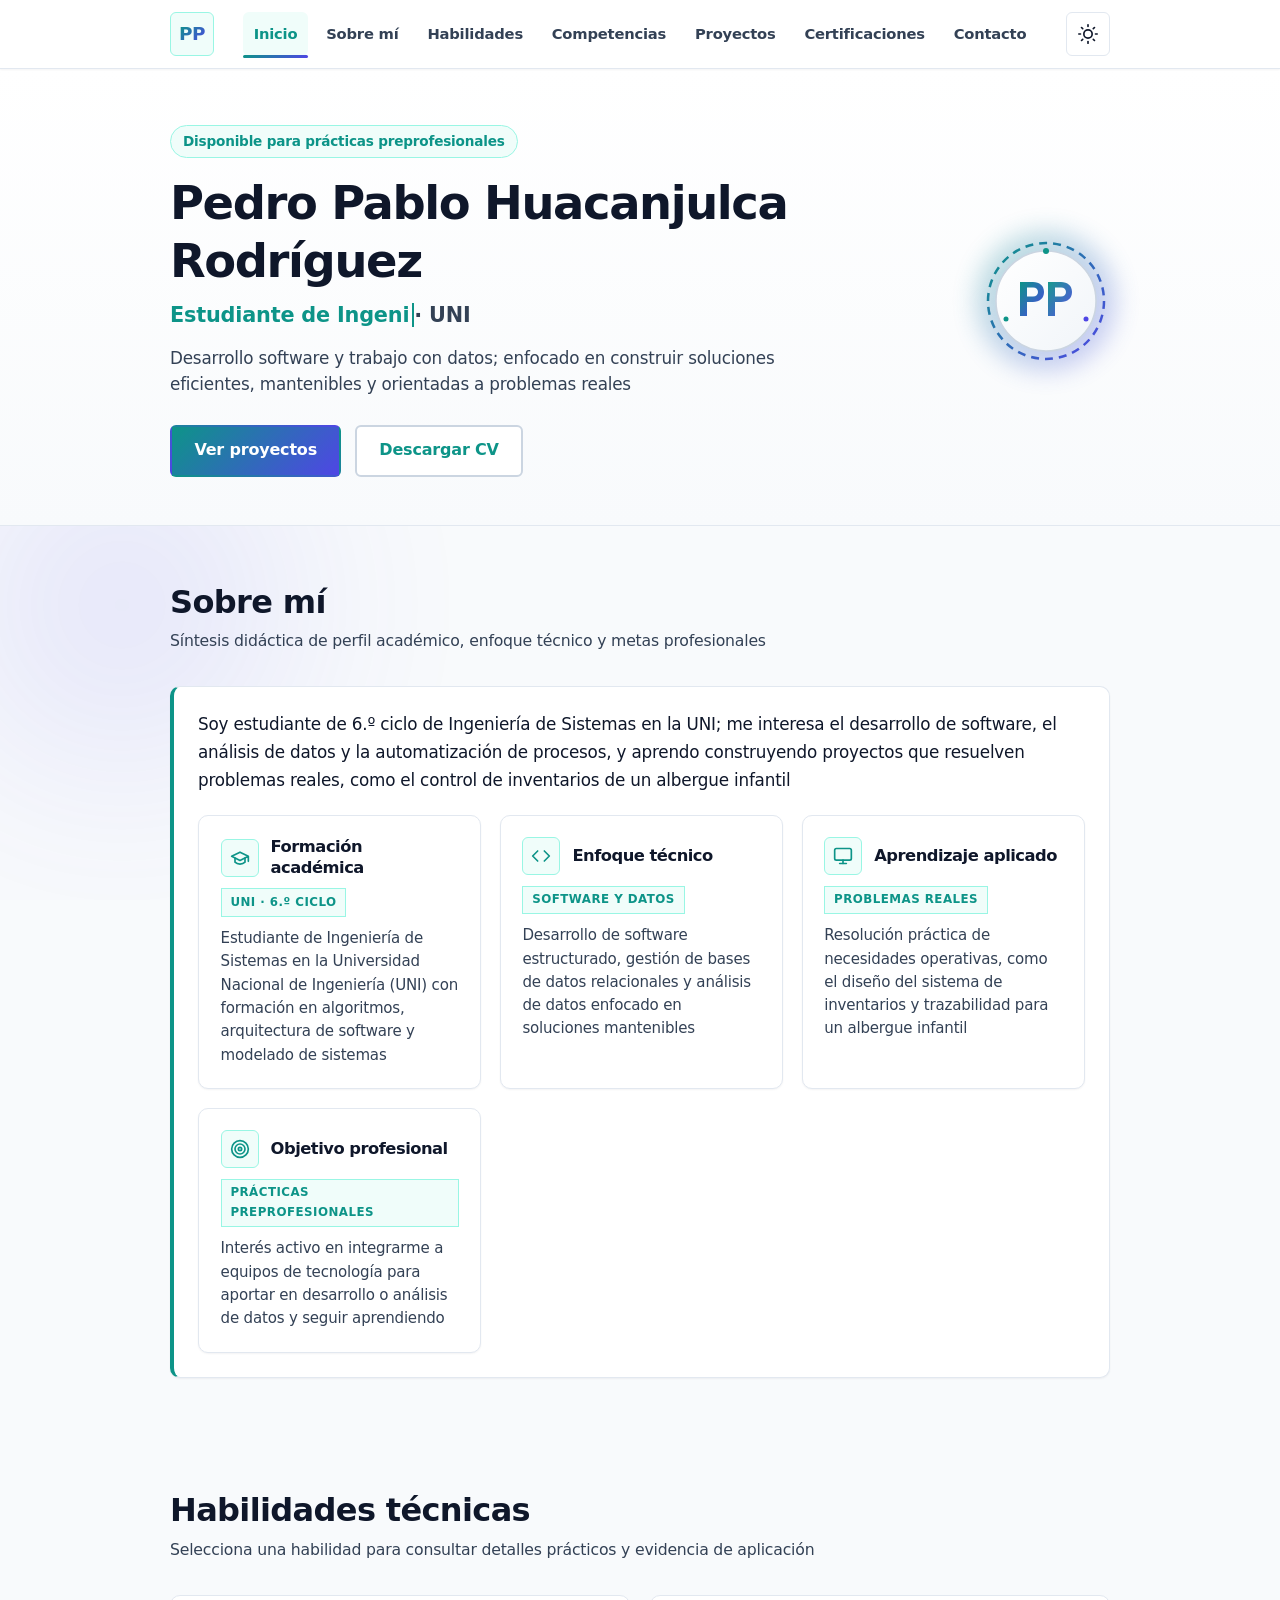
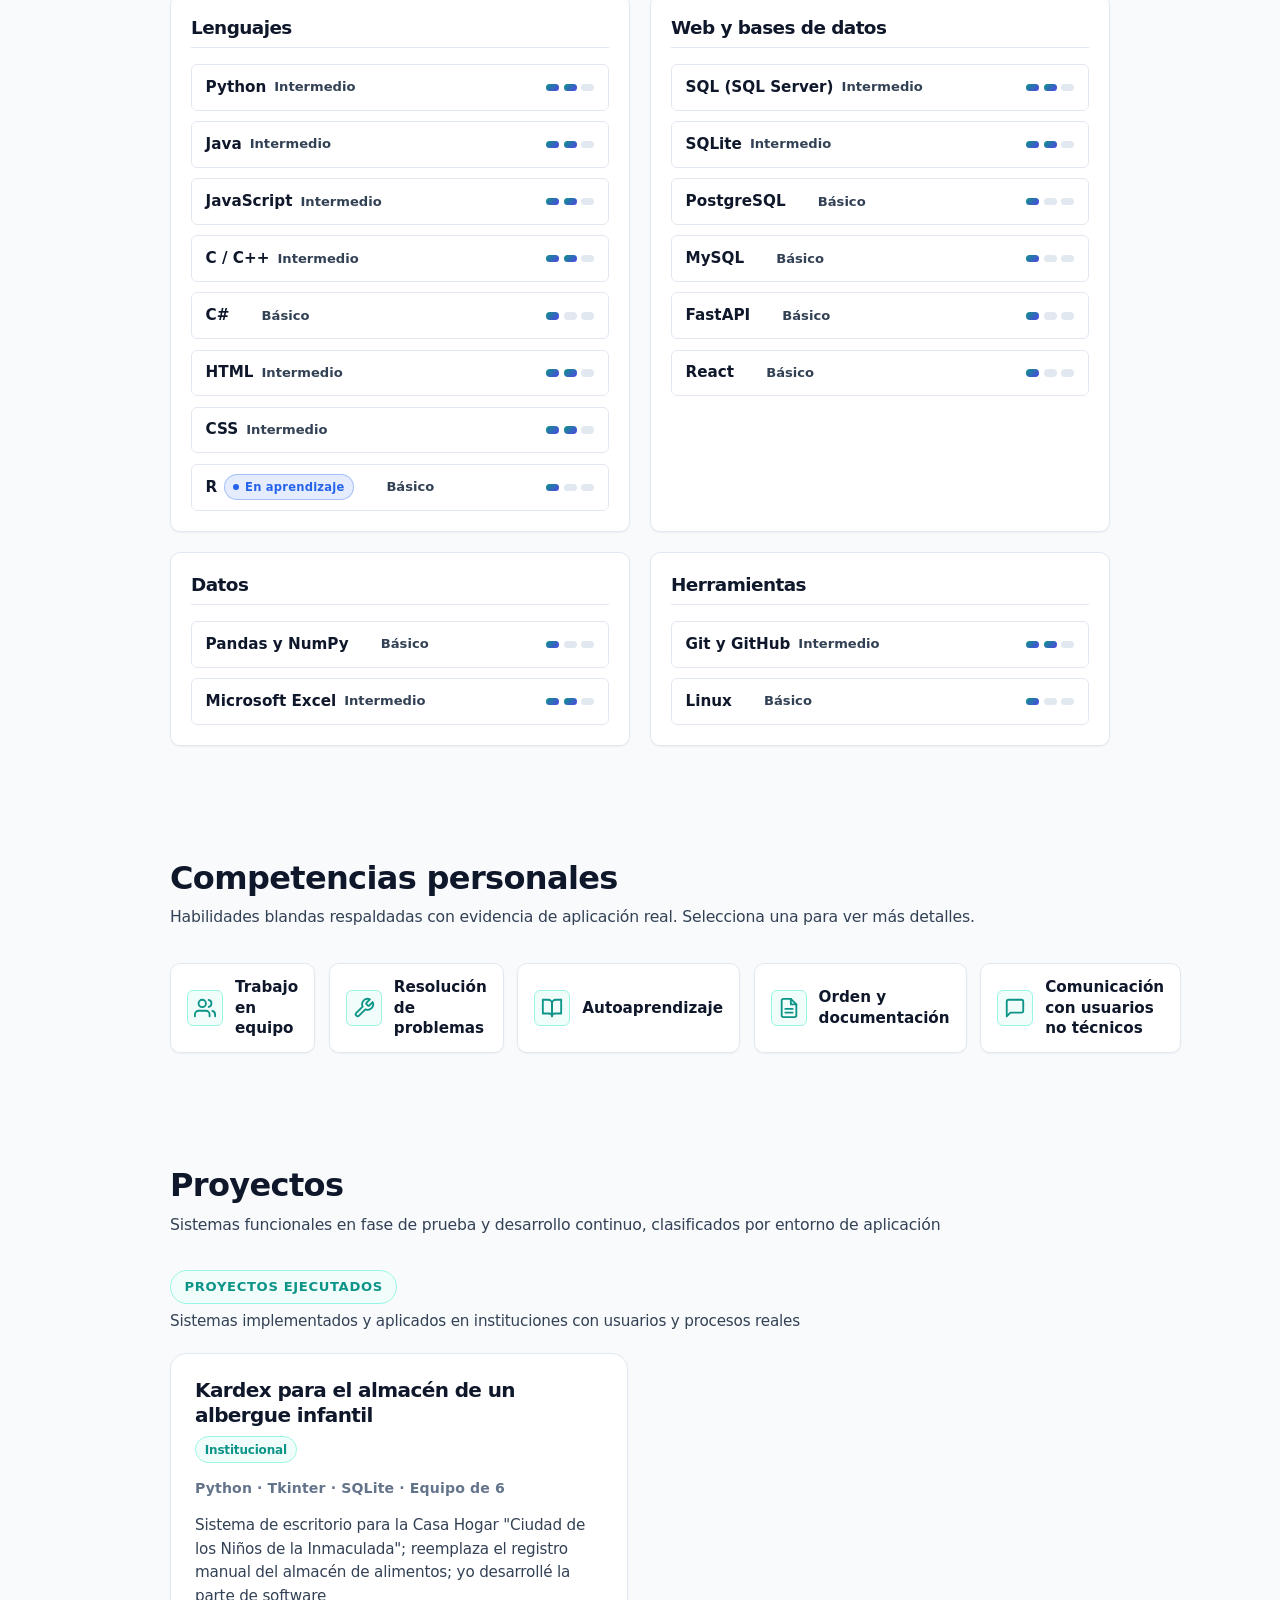
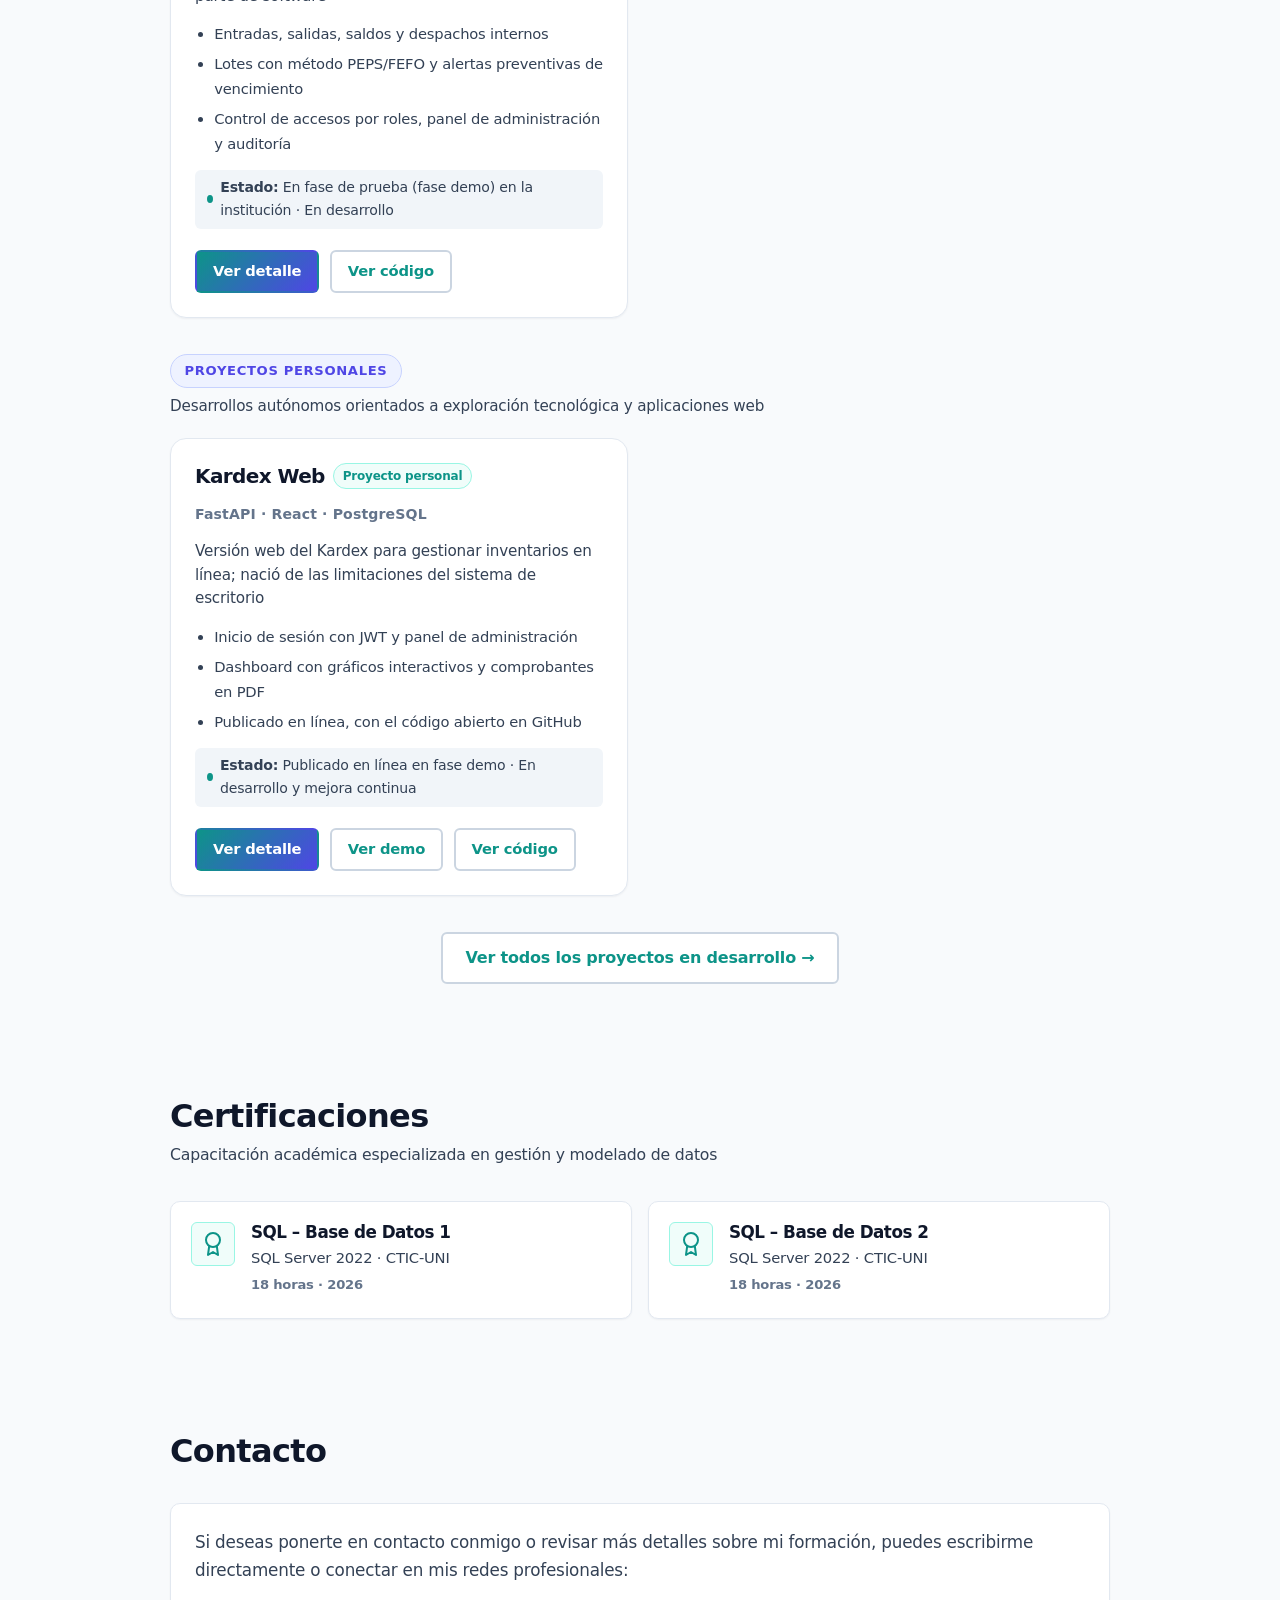
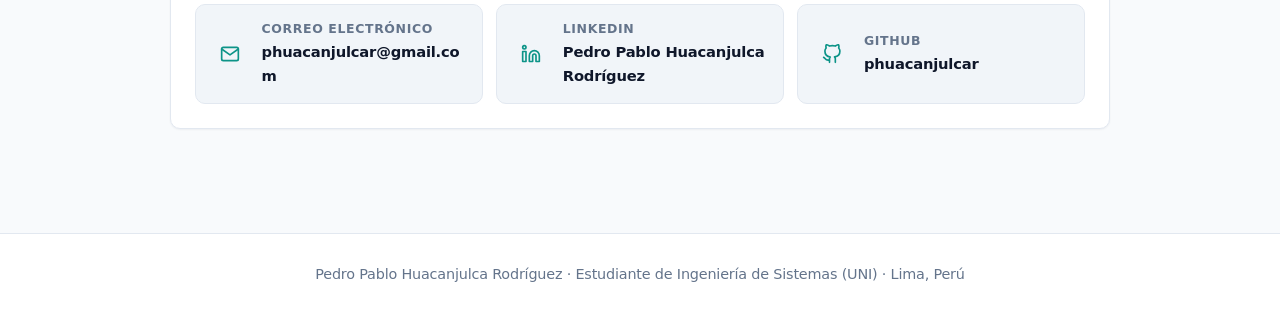
<file: index.html>
<!DOCTYPE html>
<html lang="es">

<head>
    <meta charset="UTF-8">
    <meta name="viewport" content="width=device-width, initial-scale=1.0">
    <title>Pedro Pablo Huacanjulca Rodríguez | Portafolio</title>
    <meta name="description"
        content="Portafolio de Pedro Pablo Huacanjulca Rodríguez, estudiante de Ingeniería de Sistemas en la UNI. Desarrollo de software, bases de datos y análisis de datos.">
    <!-- Hoja de estilos pura sin dependencias -->
    <link rel="stylesheet" href="style.css">
</head>

<body>
    <!-- Puntero del ratón interactivo y dinámico -->
    <div id="cursor-punto" class="cursor-punto" aria-hidden="true"></div>
    <div id="cursor-anillo" class="cursor-anillo" aria-hidden="true"></div>

    <!-- Barra de progreso de lectura superior -->
    <div id="barra-progreso" class="barra-progreso" role="progressbar" aria-label="Progreso de lectura de la página"
        aria-valuenow="0" aria-valuemin="0" aria-valuemax="100"></div>

    <!-- Fondo ambiental decorativo con CSS puro (detrás del contenido) -->
    <div class="fondo-decorativo" aria-hidden="true">
        <div class="orbe orbe-1"></div>
        <div class="orbe orbe-2"></div>
    </div>

    <!-- Enlace de salto accesible para usuarios de teclado y lectores de pantalla -->
    <a href="#principal" class="skip-link">Saltar al contenido principal</a>

    <!-- Encabezado y Navegación Principal -->
    <header class="encabezado">
        <div class="contenedor barra-navegacion">
            <a href="#inicio" class="logo" aria-label="Inicio del portafolio">
                <span class="logo-texto">PP</span>
            </a>

            <nav id="menu-principal" aria-label="Navegación principal">
                <ul class="nav-lista">
                    <li><a href="#inicio" class="nav-enlace">Inicio</a></li>
                    <li><a href="#sobre-mi" class="nav-enlace">Sobre mí</a></li>
                    <li><a href="#habilidades" class="nav-enlace">Habilidades</a></li>
                    <li><a href="#competencias" class="nav-enlace">Competencias</a></li>
                    <li><a href="#proyectos" class="nav-enlace">Proyectos</a></li>
                    <li><a href="#certificaciones" class="nav-enlace">Certificaciones</a></li>
                    <li><a href="#contacto" class="nav-enlace">Contacto</a></li>
                    <li class="nav-subrayado-item" aria-hidden="true"><span class="nav-subrayado"></span></li>
                </ul>
            </nav>

            <button id="boton-tema" class="boton-tema" type="button" aria-label="Cambiar a tema oscuro"
                aria-pressed="false">
                <svg class="icono-tema icono-sol" aria-hidden="true" width="20" height="20" viewBox="0 0 24 24"
                    fill="none" stroke="currentColor" stroke-width="2" stroke-linecap="round" stroke-linejoin="round">
                    <circle cx="12" cy="12" r="5"></circle>
                    <line x1="12" y1="1" x2="12" y2="3"></line>
                    <line x1="12" y1="21" x2="12" y2="23"></line>
                    <line x1="4.22" y1="4.22" x2="5.64" y2="5.64"></line>
                    <line x1="18.36" y1="18.36" x2="19.78" y2="19.78"></line>
                    <line x1="1" y1="12" x2="3" y2="12"></line>
                    <line x1="21" y1="12" x2="23" y2="12"></line>
                    <line x1="4.22" y1="19.78" x2="5.64" y2="18.36"></line>
                    <line x1="18.36" y1="5.64" x2="19.78" y2="4.22"></line>
                </svg>
                <svg class="icono-tema icono-luna" aria-hidden="true" width="20" height="20" viewBox="0 0 24 24"
                    fill="none" stroke="currentColor" stroke-width="2" stroke-linecap="round" stroke-linejoin="round">
                    <path d="M21 12.79A9 9 0 1 1 11.21 3 7 7 0 0 0 21 12.79z"></path>
                </svg>
                <svg class="icono-tema icono-neon" aria-hidden="true" width="20" height="20" viewBox="0 0 24 24"
                    fill="none" stroke="currentColor" stroke-width="2" stroke-linecap="round" stroke-linejoin="round">
                    <polygon points="13 2 3 14 12 14 11 22 21 10 12 10 13 2"></polygon>
                </svg>
            </button>
        </div>
    </header>

    <main id="principal">
        <!-- 1. Inicio (Hero) -->
        <section id="inicio" class="hero seccion-revelar" aria-labelledby="titulo-principal">
            <div class="contenedor hero-contenedor">
                <div class="hero-layout">
                    <!-- Avatar original en SVG animado con iniciales PP -->
                    <div class="avatar-envoltorio" aria-hidden="true">
                        <div class="avatar-aura"></div>
                        <svg class="avatar-svg" width="128" height="128" viewBox="0 0 128 128" fill="none"
                            xmlns="http://www.w3.org/2000/svg">
                            <defs>
                                <linearGradient id="grad-avatar" x1="0%" y1="0%" x2="100%" y2="100%">
                                    <stop offset="0%" stop-color="var(--color-acento)" />
                                    <stop offset="100%" stop-color="var(--color-secundario)" />
                                </linearGradient>
                                <linearGradient id="grad-fondo-avatar" x1="0%" y1="0%" x2="100%" y2="100%">
                                    <stop offset="0%" stop-color="var(--color-superficie)" />
                                    <stop offset="100%" stop-color="var(--color-superficie-hover)" />
                                </linearGradient>
                            </defs>
                            <!-- Anillo exterior rotatorio punteado -->
                            <circle cx="64" cy="64" r="58" stroke="url(#grad-avatar)" stroke-width="2.5"
                                stroke-dasharray="8 6" class="avatar-anillo" />
                            <!-- Círculo interior de base -->
                            <circle cx="64" cy="64" r="50" fill="url(#grad-fondo-avatar)"
                                stroke="var(--color-borde-fuerte)" stroke-width="1.5" />
                            <!-- Iniciales PP centradas con precisión matemática en (64, 64) -->
                            <g class="avatar-monograma" fill="url(#grad-avatar)">
                                <!-- Primera 'P' simétrica izquierda (X: 38 a 62) -->
                                <path
                                    d="M38 45 h13 c6.6 0 11 3.8 11 10 c0 6.2 -4.4 10 -11 10 h-6 v14 h-7 z m7 5.5 v9 h6 c3.2 0 5 -1.8 5 -4.5 c0 -2.7 -1.8 -4.5 -5 -4.5 z" />
                                <!-- Segunda 'P' simétrica derecha (X: 66 a 90) -->
                                <path
                                    d="M66 45 h13 c6.6 0 11 3.8 11 10 c0 6.2 -4.4 10 -11 10 h-6 v14 h-7 z m7 5.5 v9 h6 c3.2 0 5 -1.8 5 -4.5 c0 -2.7 -1.8 -4.5 -5 -4.5 z"
                                    opacity="0.95" />
                            </g>
                            <!-- Nodos de conexión simétricos (tecnología/sistemas) -->
                            <circle cx="64" cy="14" r="3" fill="var(--color-acento)" />
                            <circle cx="104" cy="82" r="2.5" fill="var(--color-secundario)" />
                            <circle cx="24" cy="82" r="2.5" fill="var(--color-acento)" />
                        </svg>
                    </div>

                    <!-- Contenido textual Hero -->
                    <div class="hero-texto">
                        <span class="insignia-hero">Disponible para prácticas preprofesionales</span>
                        <h1 id="titulo-principal">Pedro Pablo Huacanjulca Rodríguez</h1>

                        <!-- Subtítulo con efecto de escritura y fallback accesible estático -->
                        <div class="subtitulo-contenedor" aria-label="Estudiante de Ingeniería de Sistemas · UNI">
                            <!-- Versión estática accesible para lectores de pantalla -->
                            <p class="sr-only">Estudiante de Ingeniería de Sistemas · UNI · Desarrollo de software y
                                Análisis de datos</p>
                            <!-- Visual dinámico con alternancia mecanográfica -->
                            <p class="subtitulo" aria-hidden="true">
                                <span class="texto-dinamico" id="typewriter-texto">Estudiante de Ingeniería de
                                    Sistemas</span>
                                <span class="cursor-mecanografia"></span>
                                <span class="subtitulo-uni"> · UNI</span>
                            </p>
                        </div>

                        <p class="frase-corta">Desarrollo software y trabajo con datos; enfocado en construir soluciones
                            eficientes, mantenibles y orientadas a problemas reales</p>
                        <div class="botones">
                            <a class="boton boton-primario" href="#proyectos">Ver proyectos</a>
                            <a class="boton boton-secundario" href="CV_Pedro_Huacanjulca.pdf" target="_blank"
                                rel="noopener">
                                Descargar CV <span class="sr-only">(abre archivo PDF en pestaña nueva)</span>
                            </a>
                        </div>
                    </div>
                </div>
            </div>
        </section>

        <!-- 2. Sobre mí -->
        <section id="sobre-mi" class="seccion seccion-revelar" aria-labelledby="titulo-sobre-mi">
            <div class="contenedor">
                <div class="encabezado-seccion">
                    <h2 id="titulo-sobre-mi">Sobre mí</h2>
                    <p class="descripcion-seccion">Síntesis didáctica de perfil académico, enfoque técnico y metas profesionales</p>
                </div>
                <div class="tarjeta tarjeta-sobre-mi">
                    <p class="texto-destacado">
                        Soy estudiante de 6.º ciclo de Ingeniería de Sistemas en la UNI; me interesa el desarrollo de
                        software, el análisis de datos y la automatización de procesos, y aprendo construyendo proyectos
                        que resuelven problemas reales, como el control de inventarios de un albergue infantil
                    </p>

                    <div class="grilla-didactica-sobre-mi">
                        <!-- Pilar 1: Formación académica -->
                        <div class="tarjeta-didactica">
                            <div class="cabecera-didactica">
                                <div class="icono-didactico" aria-hidden="true">
                                    <svg width="20" height="20" viewBox="0 0 24 24" fill="none" stroke="currentColor" stroke-width="2" stroke-linecap="round" stroke-linejoin="round">
                                        <path d="M22 10v6M2 10l10-5 10 5-10 5z"></path>
                                        <path d="M6 12v5c3 3 9 3 12 0v-5"></path>
                                    </svg>
                                </div>
                                <h3 class="titulo-didactico">Formación académica</h3>
                            </div>
                            <span class="etiqueta-didactica">UNI · 6.º ciclo</span>
                            <p class="texto-didactico">Estudiante de Ingeniería de Sistemas en la Universidad Nacional de Ingeniería (UNI) con formación en algoritmos, arquitectura de software y modelado de sistemas</p>
                        </div>

                        <!-- Pilar 2: Enfoque tecnológico -->
                        <div class="tarjeta-didactica">
                            <div class="cabecera-didactica">
                                <div class="icono-didactico" aria-hidden="true">
                                    <svg width="20" height="20" viewBox="0 0 24 24" fill="none" stroke="currentColor" stroke-width="2" stroke-linecap="round" stroke-linejoin="round">
                                        <polyline points="16 18 22 12 16 6"></polyline>
                                        <polyline points="8 6 2 12 8 18"></polyline>
                                    </svg>
                                </div>
                                <h3 class="titulo-didactico">Enfoque técnico</h3>
                            </div>
                            <span class="etiqueta-didactica">Software y datos</span>
                            <p class="texto-didactico">Desarrollo de software estructurado, gestión de bases de datos relacionales y análisis de datos enfocado en soluciones mantenibles</p>
                        </div>

                        <!-- Pilar 3: Aprendizaje aplicado -->
                        <div class="tarjeta-didactica">
                            <div class="cabecera-didactica">
                                <div class="icono-didactico" aria-hidden="true">
                                    <svg width="20" height="20" viewBox="0 0 24 24" fill="none" stroke="currentColor" stroke-width="2" stroke-linecap="round" stroke-linejoin="round">
                                        <rect x="2" y="3" width="20" height="14" rx="2" ry="2"></rect>
                                        <line x1="8" y1="21" x2="16" y2="21"></line>
                                        <line x1="12" y1="17" x2="12" y2="21"></line>
                                    </svg>
                                </div>
                                <h3 class="titulo-didactico">Aprendizaje aplicado</h3>
                            </div>
                            <span class="etiqueta-didactica">Problemas reales</span>
                            <p class="texto-didactico">Resolución práctica de necesidades operativas, como el diseño del sistema de inventarios y trazabilidad para un albergue infantil</p>
                        </div>

                        <!-- Pilar 4: Objetivo profesional -->
                        <div class="tarjeta-didactica">
                            <div class="cabecera-didactica">
                                <div class="icono-didactico" aria-hidden="true">
                                    <svg width="20" height="20" viewBox="0 0 24 24" fill="none" stroke="currentColor" stroke-width="2" stroke-linecap="round" stroke-linejoin="round">
                                        <circle cx="12" cy="12" r="10"></circle>
                                        <circle cx="12" cy="12" r="6"></circle>
                                        <circle cx="12" cy="12" r="2"></circle>
                                    </svg>
                                </div>
                                <h3 class="titulo-didactico">Objetivo profesional</h3>
                            </div>
                            <span class="etiqueta-didactica">Prácticas preprofesionales</span>
                            <p class="texto-didactico">Interés activo en integrarme a equipos de tecnología para aportar en desarrollo o análisis de datos y seguir aprendiendo</p>
                        </div>
                    </div>
                </div>
            </div>
        </section>

        <!-- 3. Habilidades técnicas -->
        <section id="habilidades" class="seccion seccion-revelar" aria-labelledby="titulo-habilidades">
            <div class="contenedor">
                <div class="encabezado-seccion">
                    <h2 id="titulo-habilidades">Habilidades técnicas</h2>
                    <p class="descripcion-seccion">Selecciona una habilidad para consultar detalles prácticos y
                        evidencia de aplicación</p>
                </div>

                <!-- Contenedor interactivo dinámico (cargado desde data/habilidades.js) -->
                <div id="contenedor-habilidades-grupos" class="grupos-habilidades"></div>

                <!-- Fallback accesible sin JavaScript -->
                <noscript>
                    <div class="grupos-habilidades">
                        <!-- Lenguajes -->
                        <div class="grupo-tarjeta">
                            <h3>Lenguajes</h3>
                            <ul class="lista-habilidades">
                                <li class="habilidad-item" tabindex="0" role="button" aria-expanded="false"
                                    data-habilidad="Python" data-nivel="Intermedio" data-puntos="2 de 3" data-valor="2">
                                    <div class="habilidad-cabecera">
                                        <span class="habilidad-nombre">Python</span>
                                        <span class="habilidad-texto" aria-hidden="true">Intermedio</span>
                                    </div>
                                    <div class="habilidad-indicador" aria-label="Python: nivel intermedio, 2 de 3">
                                        <div class="segmentos" aria-hidden="true">
                                            <span class="segmento activo"></span>
                                            <span class="segmento activo"></span>
                                            <span class="segmento"></span>
                                        </div>
                                    </div>
                                    <div class="aviso-nivel" aria-hidden="true">
                                        <span>Python: Intermedio (2 de 3)</span>
                                    </div>
                                </li>
                                <li class="habilidad-item" tabindex="0" role="button" aria-expanded="false"
                                    data-habilidad="Java" data-nivel="Intermedio" data-puntos="2 de 3" data-valor="2">
                                    <div class="habilidad-cabecera">
                                        <span class="habilidad-nombre">Java</span>
                                        <span class="habilidad-texto" aria-hidden="true">Intermedio</span>
                                    </div>
                                    <div class="habilidad-indicador" aria-label="Java: nivel intermedio, 2 de 3">
                                        <div class="segmentos" aria-hidden="true">
                                            <span class="segmento activo"></span>
                                            <span class="segmento activo"></span>
                                            <span class="segmento"></span>
                                        </div>
                                    </div>
                                    <div class="aviso-nivel" aria-hidden="true">
                                        <span>Java: Intermedio (2 de 3)</span>
                                    </div>
                                </li>
                                <li class="habilidad-item" tabindex="0" role="button" aria-expanded="false"
                                    data-habilidad="JavaScript" data-nivel="Intermedio" data-puntos="2 de 3"
                                    data-valor="2">
                                    <div class="habilidad-cabecera">
                                        <span class="habilidad-nombre">JavaScript</span>
                                        <span class="habilidad-texto" aria-hidden="true">Intermedio</span>
                                    </div>
                                    <div class="habilidad-indicador" aria-label="JavaScript: nivel intermedio, 2 de 3">
                                        <div class="segmentos" aria-hidden="true">
                                            <span class="segmento activo"></span>
                                            <span class="segmento activo"></span>
                                            <span class="segmento"></span>
                                        </div>
                                    </div>
                                    <div class="aviso-nivel" aria-hidden="true">
                                        <span>JavaScript: Intermedio (2 de 3)</span>
                                    </div>
                                </li>
                                <li class="habilidad-item" tabindex="0" role="button" aria-expanded="false"
                                    data-habilidad="C / C++" data-nivel="Intermedio" data-puntos="2 de 3"
                                    data-valor="2">
                                    <div class="habilidad-cabecera">
                                        <span class="habilidad-nombre">C / C++</span>
                                        <span class="habilidad-texto" aria-hidden="true">Intermedio</span>
                                    </div>
                                    <div class="habilidad-indicador" aria-label="C / C++: nivel intermedio, 2 de 3">
                                        <div class="segmentos" aria-hidden="true">
                                            <span class="segmento activo"></span>
                                            <span class="segmento activo"></span>
                                            <span class="segmento"></span>
                                        </div>
                                    </div>
                                    <div class="aviso-nivel" aria-hidden="true">
                                        <span>C / C++: Intermedio (2 de 3)</span>
                                    </div>
                                </li>
                                <li class="habilidad-item" tabindex="0" role="button" aria-expanded="false"
                                    data-habilidad="C#" data-nivel="Básico" data-puntos="1 de 3" data-valor="1">
                                    <div class="habilidad-cabecera">
                                        <span class="habilidad-nombre">C#</span>
                                        <span class="habilidad-texto" aria-hidden="true">Básico</span>
                                    </div>
                                    <div class="habilidad-indicador" aria-label="C#: nivel básico, 1 de 3">
                                        <div class="segmentos" aria-hidden="true">
                                            <span class="segmento activo"></span>
                                            <span class="segmento"></span>
                                            <span class="segmento"></span>
                                        </div>
                                    </div>
                                    <div class="aviso-nivel" aria-hidden="true">
                                        <span>C#: Básico (1 de 3)</span>
                                    </div>
                                </li>
                                <li class="habilidad-item" tabindex="0" role="button" aria-expanded="false"
                                    data-habilidad="HTML" data-nivel="Intermedio" data-puntos="2 de 3" data-valor="2">
                                    <div class="habilidad-cabecera">
                                        <span class="habilidad-nombre">HTML</span>
                                        <span class="habilidad-texto" aria-hidden="true">Intermedio</span>
                                    </div>
                                    <div class="habilidad-indicador" aria-label="HTML: nivel intermedio, 2 de 3">
                                        <div class="segmentos" aria-hidden="true">
                                            <span class="segmento activo"></span>
                                            <span class="segmento activo"></span>
                                            <span class="segmento"></span>
                                        </div>
                                    </div>
                                    <div class="aviso-nivel" aria-hidden="true">
                                        <span>HTML: Intermedio (2 de 3)</span>
                                    </div>
                                </li>
                                <li class="habilidad-item" tabindex="0" role="button" aria-expanded="false"
                                    data-habilidad="CSS" data-nivel="Intermedio" data-puntos="2 de 3" data-valor="2">
                                    <div class="habilidad-cabecera">
                                        <span class="habilidad-nombre">CSS</span>
                                        <span class="habilidad-texto" aria-hidden="true">Intermedio</span>
                                    </div>
                                    <div class="habilidad-indicador" aria-label="CSS: nivel intermedio, 2 de 3">
                                        <div class="segmentos" aria-hidden="true">
                                            <span class="segmento activo"></span>
                                            <span class="segmento activo"></span>
                                            <span class="segmento"></span>
                                        </div>
                                    </div>
                                    <div class="aviso-nivel" aria-hidden="true">
                                        <span>CSS: Intermedio (2 de 3)</span>
                                    </div>
                                </li>
                                <li class="habilidad-item" tabindex="0" role="button" aria-expanded="false"
                                    data-habilidad="R" data-nivel="Básico" data-puntos="1 de 3" data-valor="1">
                                    <div class="habilidad-cabecera">
                                        <span class="habilidad-nombre">R <small class="aclaracion">(en
                                                aprendizaje)</small></span>
                                        <span class="habilidad-texto" aria-hidden="true">Básico</span>
                                    </div>
                                    <div class="habilidad-indicador"
                                        aria-label="R: nivel básico en aprendizaje, 1 de 3">
                                        <div class="segmentos" aria-hidden="true">
                                            <span class="segmento activo"></span>
                                            <span class="segmento"></span>
                                            <span class="segmento"></span>
                                        </div>
                                    </div>
                                    <div class="aviso-nivel" aria-hidden="true">
                                        <span>R: Básico (1 de 3) - en aprendizaje</span>
                                    </div>
                                </li>
                            </ul>
                        </div>

                        <!-- Web y bases de datos -->
                        <div class="grupo-tarjeta">
                            <h3>Web y bases de datos</h3>
                            <ul class="lista-habilidades">
                                <li class="habilidad-item" tabindex="0" role="button" aria-expanded="false"
                                    data-habilidad="SQL (SQL Server)" data-nivel="Intermedio" data-puntos="2 de 3"
                                    data-valor="2">
                                    <div class="habilidad-cabecera">
                                        <span class="habilidad-nombre">SQL (SQL Server)</span>
                                        <span class="habilidad-texto" aria-hidden="true">Intermedio</span>
                                    </div>
                                    <div class="habilidad-indicador"
                                        aria-label="SQL (SQL Server): nivel intermedio, 2 de 3">
                                        <div class="segmentos" aria-hidden="true">
                                            <span class="segmento activo"></span>
                                            <span class="segmento activo"></span>
                                            <span class="segmento"></span>
                                        </div>
                                    </div>
                                    <div class="aviso-nivel" aria-hidden="true">
                                        <span>SQL (SQL Server): Intermedio (2 de 3)</span>
                                    </div>
                                </li>
                                <li class="habilidad-item" tabindex="0" role="button" aria-expanded="false"
                                    data-habilidad="SQLite" data-nivel="Intermedio" data-puntos="2 de 3" data-valor="2">
                                    <div class="habilidad-cabecera">
                                        <span class="habilidad-nombre">SQLite</span>
                                        <span class="habilidad-texto" aria-hidden="true">Intermedio</span>
                                    </div>
                                    <div class="habilidad-indicador" aria-label="SQLite: nivel intermedio, 2 de 3">
                                        <div class="segmentos" aria-hidden="true">
                                            <span class="segmento activo"></span>
                                            <span class="segmento activo"></span>
                                            <span class="segmento"></span>
                                        </div>
                                    </div>
                                    <div class="aviso-nivel" aria-hidden="true">
                                        <span>SQLite: Intermedio (2 de 3)</span>
                                    </div>
                                </li>
                                <li class="habilidad-item" tabindex="0" role="button" aria-expanded="false"
                                    data-habilidad="PostgreSQL" data-nivel="Básico" data-puntos="1 de 3" data-valor="1">
                                    <div class="habilidad-cabecera">
                                        <span class="habilidad-nombre">PostgreSQL</span>
                                        <span class="habilidad-texto" aria-hidden="true">Básico</span>
                                    </div>
                                    <div class="habilidad-indicador" aria-label="PostgreSQL: nivel básico, 1 de 3">
                                        <div class="segmentos" aria-hidden="true">
                                            <span class="segmento activo"></span>
                                            <span class="segmento"></span>
                                            <span class="segmento"></span>
                                        </div>
                                    </div>
                                    <div class="aviso-nivel" aria-hidden="true">
                                        <span>PostgreSQL: Básico (1 de 3)</span>
                                    </div>
                                </li>
                                <li class="habilidad-item" tabindex="0" role="button" aria-expanded="false"
                                    data-habilidad="MySQL" data-nivel="Básico" data-puntos="1 de 3" data-valor="1">
                                    <div class="habilidad-cabecera">
                                        <span class="habilidad-nombre">MySQL</span>
                                        <span class="habilidad-texto" aria-hidden="true">Básico</span>
                                    </div>
                                    <div class="habilidad-indicador" aria-label="MySQL: nivel básico, 1 de 3">
                                        <div class="segmentos" aria-hidden="true">
                                            <span class="segmento activo"></span>
                                            <span class="segmento"></span>
                                            <span class="segmento"></span>
                                        </div>
                                    </div>
                                    <div class="aviso-nivel" aria-hidden="true">
                                        <span>MySQL: Básico (1 de 3)</span>
                                    </div>
                                </li>
                                <li class="habilidad-item" tabindex="0" role="button" aria-expanded="false"
                                    data-habilidad="FastAPI" data-nivel="Básico" data-puntos="1 de 3" data-valor="1">
                                    <div class="habilidad-cabecera">
                                        <span class="habilidad-nombre">FastAPI</span>
                                        <span class="habilidad-texto" aria-hidden="true">Básico</span>
                                    </div>
                                    <div class="habilidad-indicador" aria-label="FastAPI: nivel básico, 1 de 3">
                                        <div class="segmentos" aria-hidden="true">
                                            <span class="segmento activo"></span>
                                            <span class="segmento"></span>
                                            <span class="segmento"></span>
                                        </div>
                                    </div>
                                    <div class="aviso-nivel" aria-hidden="true">
                                        <span>FastAPI: Básico (1 de 3)</span>
                                    </div>
                                </li>
                                <li class="habilidad-item" tabindex="0" role="button" aria-expanded="false"
                                    data-habilidad="React" data-nivel="Básico" data-puntos="1 de 3" data-valor="1">
                                    <div class="habilidad-cabecera">
                                        <span class="habilidad-nombre">React</span>
                                        <span class="habilidad-texto" aria-hidden="true">Básico</span>
                                    </div>
                                    <div class="habilidad-indicador" aria-label="React: nivel básico, 1 de 3">
                                        <div class="segmentos" aria-hidden="true">
                                            <span class="segmento activo"></span>
                                            <span class="segmento"></span>
                                            <span class="segmento"></span>
                                        </div>
                                    </div>
                                    <div class="aviso-nivel" aria-hidden="true">
                                        <span>React: Básico (1 de 3)</span>
                                    </div>
                                </li>
                            </ul>
                        </div>

                        <!-- Datos -->
                        <div class="grupo-tarjeta">
                            <h3>Datos</h3>
                            <ul class="lista-habilidades">
                                <li class="habilidad-item" tabindex="0" role="button" aria-expanded="false"
                                    data-habilidad="Pandas y NumPy" data-nivel="Básico" data-puntos="1 de 3"
                                    data-valor="1">
                                    <div class="habilidad-cabecera">
                                        <span class="habilidad-nombre">Pandas y NumPy</span>
                                        <span class="habilidad-texto" aria-hidden="true">Básico</span>
                                    </div>
                                    <div class="habilidad-indicador" aria-label="Pandas y NumPy: nivel básico, 1 de 3">
                                        <div class="segmentos" aria-hidden="true">
                                            <span class="segmento activo"></span>
                                            <span class="segmento"></span>
                                            <span class="segmento"></span>
                                        </div>
                                    </div>
                                    <div class="aviso-nivel" aria-hidden="true">
                                        <span>Pandas y NumPy: Básico (1 de 3)</span>
                                    </div>
                                </li>
                                <li class="habilidad-item" tabindex="0" role="button" aria-expanded="false"
                                    data-habilidad="Microsoft Excel" data-nivel="Intermedio" data-puntos="2 de 3"
                                    data-valor="2">
                                    <div class="habilidad-cabecera">
                                        <span class="habilidad-nombre">Microsoft Excel</span>
                                        <span class="habilidad-texto" aria-hidden="true">Intermedio</span>
                                    </div>
                                    <div class="habilidad-indicador"
                                        aria-label="Microsoft Excel: nivel intermedio, 2 de 3">
                                        <div class="segmentos" aria-hidden="true">
                                            <span class="segmento activo"></span>
                                            <span class="segmento activo"></span>
                                            <span class="segmento"></span>
                                        </div>
                                    </div>
                                    <div class="aviso-nivel" aria-hidden="true">
                                        <span>Microsoft Excel: Intermedio (2 de 3)</span>
                                    </div>
                                </li>
                            </ul>
                        </div>

                        <!-- Herramientas -->
                        <div class="grupo-tarjeta">
                            <h3>Herramientas</h3>
                            <ul class="lista-habilidades">
                                <li class="habilidad-item" tabindex="0" role="button" aria-expanded="false"
                                    data-habilidad="Git y GitHub" data-nivel="Intermedio" data-puntos="2 de 3"
                                    data-valor="2">
                                    <div class="habilidad-cabecera">
                                        <span class="habilidad-nombre">Git y GitHub</span>
                                        <span class="habilidad-texto" aria-hidden="true">Intermedio</span>
                                    </div>
                                    <div class="habilidad-indicador"
                                        aria-label="Git y GitHub: nivel intermedio, 2 de 3">
                                        <div class="segmentos" aria-hidden="true">
                                            <span class="segmento activo"></span>
                                            <span class="segmento activo"></span>
                                            <span class="segmento"></span>
                                        </div>
                                    </div>
                                    <div class="aviso-nivel" aria-hidden="true">
                                        <span>Git y GitHub: Intermedio (2 de 3)</span>
                                    </div>
                                </li>
                                <li class="habilidad-item" tabindex="0" role="button" aria-expanded="false"
                                    data-habilidad="Linux" data-nivel="Básico" data-puntos="1 de 3" data-valor="1">
                                    <div class="habilidad-cabecera">
                                        <span class="habilidad-nombre">Linux</span>
                                        <span class="habilidad-texto" aria-hidden="true">Básico</span>
                                    </div>
                                    <div class="habilidad-indicador" aria-label="Linux: nivel básico, 1 de 3">
                                        <div class="segmentos" aria-hidden="true">
                                            <span class="segmento activo"></span>
                                            <span class="segmento"></span>
                                            <span class="segmento"></span>
                                        </div>
                                    </div>
                                    <div class="aviso-nivel" aria-hidden="true">
                                        <span>Linux: Básico (1 de 3)</span>
                                    </div>
                                </li>
                            </ul>
                        </div>
                    </div>
                </noscript>
            </div>
        </section>

        <!-- 4. Competencias personales -->
        <section id="competencias" class="seccion seccion-revelar" aria-labelledby="titulo-competencias">
            <div class="contenedor">
                <div class="encabezado-seccion">
                    <h2 id="titulo-competencias">Competencias personales</h2>
                    <p class="descripcion-seccion">Habilidades blandas respaldadas con evidencia de aplicación real.
                        Selecciona una para ver más detalles.</p>
                </div>

                <!-- Contenedor interactivo dinámico (cargado desde data/habilidades.js) -->
                <div id="contenedor-competencias" class="contenedor-competencias-interactivo"></div>

                <!-- Fallback accesible sin JavaScript -->
                <noscript>
                    <div class="grilla-competencias">
                        <article class="tarjeta-competencia">
                            <div class="icono-competencia" aria-hidden="true">
                                <svg width="24" height="24" viewBox="0 0 24 24" fill="none" stroke="currentColor"
                                    stroke-width="2" stroke-linecap="round" stroke-linejoin="round">
                                    <path d="M17 21v-2a4 4 0 0 0-4-4H5a4 4 0 0 0-4 4v2"></path>
                                    <circle cx="9" cy="7" r="4"></circle>
                                    <path d="M23 21v-2a4 4 0 0 0-3-3.87"></path>
                                    <path d="M16 3.13a4 4 0 0 1 0 7.75"></path>
                                </svg>
                            </div>
                            <h3>Trabajo en equipo</h3>
                            <p class="competencia-evidencia">Desarrollé la parte de software de un sistema en un equipo
                                de 6
                                personas.</p>
                        </article>

                        <article class="tarjeta-competencia">
                            <div class="icono-competencia" aria-hidden="true">
                                <svg width="24" height="24" viewBox="0 0 24 24" fill="none" stroke="currentColor"
                                    stroke-width="2" stroke-linecap="round" stroke-linejoin="round">
                                    <path
                                        d="M14.7 6.3a1 1 0 0 0 0 1.4l1.6 1.6a1 1 0 0 0 1.4 0l3.77-3.77a6 6 0 0 1-7.94 7.94l-6.91 6.91a2.12 2.12 0 0 1-3-3l6.91-6.91a6 6 0 0 1 7.94-7.94l-3.76 3.76z">
                                    </path>
                                </svg>
                            </div>
                            <h3>Resolución de problemas</h3>
                            <p class="competencia-evidencia">Adapté una base de software que no servía para el caso
                                real.
                            </p>
                        </article>

                        <article class="tarjeta-competencia">
                            <div class="icono-competencia" aria-hidden="true">
                                <svg width="24" height="24" viewBox="0 0 24 24" fill="none" stroke="currentColor"
                                    stroke-width="2" stroke-linecap="round" stroke-linejoin="round">
                                    <path d="M2 3h6a4 4 0 0 1 4 4v14a3 3 0 0 0-3-3H2z"></path>
                                    <path d="M22 3h-6a4 4 0 0 0-4 4v14a3 3 0 0 1 3-3h7z"></path>
                                </svg>
                            </div>
                            <h3>Autoaprendizaje</h3>
                            <p class="competencia-evidencia">Certificados de SQL (CTIC-UNI) y estudio de R por cuenta
                                propia.</p>
                        </article>

                        <article class="tarjeta-competencia">
                            <div class="icono-competencia" aria-hidden="true">
                                <svg width="24" height="24" viewBox="0 0 24 24" fill="none" stroke="currentColor"
                                    stroke-width="2" stroke-linecap="round" stroke-linejoin="round">
                                    <path d="M14 2H6a2 2 0 0 0-2 2v16a2 2 0 0 0 2 2h12a2 2 0 0 0 2-2V8z"></path>
                                    <polyline points="14 2 14 8 20 8"></polyline>
                                    <line x1="16" y1="13" x2="8" y2="13"></line>
                                    <line x1="16" y1="17" x2="8" y2="17"></line>
                                    <polyline points="10 9 9 9 8 9"></polyline>
                                </svg>
                            </div>
                            <h3>Orden y documentación</h3>
                            <p class="competencia-evidencia">Diagramas BPMN, análisis 5S y README de mis repositorios.
                            </p>
                        </article>

                        <article class="tarjeta-competencia">
                            <div class="icono-competencia" aria-hidden="true">
                                <svg width="24" height="24" viewBox="0 0 24 24" fill="none" stroke="currentColor"
                                    stroke-width="2" stroke-linecap="round" stroke-linejoin="round">
                                    <path d="M21 15a2 2 0 0 1-2 2H7l-4 4V5a2 2 0 0 1 2-2h14a2 2 0 0 1 2 2z"></path>
                                </svg>
                            </div>
                            <h3>Comunicación con usuarios no técnicos</h3>
                            <p class="competencia-evidencia">Entrevistas y presentación del proyecto a los directivos de
                                un
                                albergue.</p>
                        </article>
                    </div>
                </noscript>
            </div>
        </section>

        <!-- 5. Proyectos -->
        <section id="proyectos" class="seccion seccion-revelar" aria-labelledby="titulo-proyectos">
            <div class="contenedor">
                <div class="encabezado-seccion">
                    <h2 id="titulo-proyectos">Proyectos</h2>
                    <p class="descripcion-seccion">Sistemas funcionales en fase de prueba y desarrollo continuo,
                        clasificados por entorno de aplicación</p>
                </div>

                <!-- Categoría 1: Proyectos ejecutados -->
                <div class="bloque-categoria-proyectos">
                    <div class="cabecera-categoria-proyectos">
                        <span class="insignia-categoria-proyectos insignia-ejecutado">Proyectos ejecutados</span>
                        <p class="texto-categoria-proyectos">Sistemas implementados y aplicados en instituciones con
                            usuarios y procesos reales</p>
                    </div>
                    <div class="grilla-proyectos">
                        <!-- Proyecto 1: Kardex Albergue -->
                        <article class="tarjeta-proyecto">
                            <div class="proyecto-cabecera">
                                <div class="titulo-con-insignia">
                                    <h3>Kardex para el almacén de un albergue infantil</h3>
                                    <span class="insignia">Institucional</span>
                                </div>
                            </div>
                            <p class="etiquetas">Python · Tkinter · SQLite · Equipo de 6</p>
                            <p class="proyecto-descripcion">
                                Sistema de escritorio para la Casa Hogar "Ciudad de los Niños de la Inmaculada";
                                reemplaza el registro manual del almacén de alimentos; yo desarrollé la parte de
                                software
                            </p>
                            <ul class="lista-detalles">
                                <li>Entradas, salidas, saldos y despachos internos</li>
                                <li>Lotes con método PEPS/FEFO y alertas preventivas de vencimiento</li>
                                <li>Control de accesos por roles, panel de administración y auditoría</li>
                            </ul>
                            <p class="proyecto-estado">
                                <span class="punto-estado" aria-hidden="true"></span>
                                <span><strong>Estado:</strong> En fase de prueba (fase demo) en la institución · En
                                    desarrollo</span>
                            </p>
                            <div class="proyecto-acciones">
                                <a class="boton boton-chico boton-primario" href="proyecto.html?id=kardex-albergue">
                                    Ver detalle
                                </a>
                                <a class="boton boton-chico boton-secundario"
                                    href="https://github.com/phuacanjulcar/Kardex-Almacen-V3" target="_blank"
                                    rel="noopener">
                                    Ver código <span class="sr-only">(abre repositorio en pestaña nueva)</span>
                                </a>
                            </div>
                        </article>
                    </div>
                </div>

                <!-- Categoría 2: Proyectos personales -->
                <div class="bloque-categoria-proyectos">
                    <div class="cabecera-categoria-proyectos">
                        <span class="insignia-categoria-proyectos insignia-personal">Proyectos personales</span>
                        <p class="texto-categoria-proyectos">Desarrollos autónomos orientados a exploración tecnológica
                            y aplicaciones web</p>
                    </div>
                    <div class="grilla-proyectos">
                        <!-- Proyecto 2: Kardex Web -->
                        <article class="tarjeta-proyecto">
                            <div class="proyecto-cabecera">
                                <div class="titulo-con-insignia">
                                    <h3>Kardex Web</h3>
                                    <span class="insignia">Proyecto personal</span>
                                </div>
                            </div>
                            <p class="etiquetas">FastAPI · React · PostgreSQL</p>
                            <p class="proyecto-descripcion">
                                Versión web del Kardex para gestionar inventarios en línea; nació de las limitaciones
                                del sistema de escritorio
                            </p>
                            <ul class="lista-detalles">
                                <li>Inicio de sesión con JWT y panel de administración</li>
                                <li>Dashboard con gráficos interactivos y comprobantes en PDF</li>
                                <li>Publicado en línea, con el código abierto en GitHub</li>
                            </ul>
                            <p class="proyecto-estado">
                                <span class="punto-estado" aria-hidden="true"></span>
                                <span><strong>Estado:</strong> Publicado en línea en fase demo · En desarrollo y mejora
                                    continua</span>
                            </p>
                            <div class="proyecto-acciones">
                                <a class="boton boton-chico boton-primario" href="proyecto.html?id=kardex-web">
                                    Ver detalle
                                </a>
                                <a class="boton boton-chico boton-secundario"
                                    href="https://kardex-almacen-v3-web.vercel.app" target="_blank" rel="noopener">
                                    Ver demo <span class="sr-only">(abre demostración en pestaña nueva)</span>
                                </a>
                                <a class="boton boton-chico boton-secundario"
                                    href="https://github.com/phuacanjulcar/KARDEX-ALMACEN-V3-WEB" target="_blank"
                                    rel="noopener">
                                    Ver código <span class="sr-only">(abre repositorio en pestaña nueva)</span>
                                </a>
                            </div>
                        </article>
                    </div>
                </div>

                <div class="proyectos-pie-seccion">
                    <a class="boton boton-secundario" href="proyectos.html">
                        Ver todos los proyectos en desarrollo &rarr;
                    </a>
                </div>
            </div>
        </section>

        <!-- 6. Certificaciones -->
        <section id="certificaciones" class="seccion seccion-revelar" aria-labelledby="titulo-certificaciones">
            <div class="contenedor">
                <div class="encabezado-seccion">
                    <h2 id="titulo-certificaciones">Certificaciones</h2>
                    <p class="descripcion-seccion">Capacitación académica especializada en gestión y modelado de datos
                    </p>
                </div>

                <div class="grilla-certificaciones">
                    <article class="tarjeta-certificacion">
                        <div class="icono-certificacion" aria-hidden="true">
                            <svg width="24" height="24" viewBox="0 0 24 24" fill="none" stroke="currentColor"
                                stroke-width="2" stroke-linecap="round" stroke-linejoin="round">
                                <circle cx="12" cy="8" r="7"></circle>
                                <polyline points="8.21 13.89 7 23 12 20 17 23 15.79 13.88"></polyline>
                            </svg>
                        </div>
                        <div class="info-certificacion">
                            <h3>SQL – Base de Datos 1</h3>
                            <p class="meta-certificacion">SQL Server 2022 · CTIC-UNI</p>
                            <span class="duracion-certificacion">18 horas · 2026</span>
                        </div>
                    </article>

                    <article class="tarjeta-certificacion">
                        <div class="icono-certificacion" aria-hidden="true">
                            <svg width="24" height="24" viewBox="0 0 24 24" fill="none" stroke="currentColor"
                                stroke-width="2" stroke-linecap="round" stroke-linejoin="round">
                                <circle cx="12" cy="8" r="7"></circle>
                                <polyline points="8.21 13.89 7 23 12 20 17 23 15.79 13.88"></polyline>
                            </svg>
                        </div>
                        <div class="info-certificacion">
                            <h3>SQL – Base de Datos 2</h3>
                            <p class="meta-certificacion">SQL Server 2022 · CTIC-UNI</p>
                            <span class="duracion-certificacion">18 horas · 2026</span>
                        </div>
                    </article>
                </div>
            </div>
        </section>

        <!-- 7. Contacto -->
        <section id="contacto" class="seccion seccion-revelar" aria-labelledby="titulo-contacto">
            <div class="contenedor">
                <div class="encabezado-seccion">
                    <h2 id="titulo-contacto">Contacto</h2>
                </div>

                <div class="tarjeta tarjeta-contacto">
                    <p class="contacto-intro">
                        Si deseas ponerte en contacto conmigo o revisar más detalles sobre mi formación, puedes
                        escribirme directamente o conectar en mis redes profesionales:
                    </p>

                    <div class="canales-contacto">
                        <a class="canal-item" href="mailto:phuacanjulcar@gmail.com">
                            <div class="canal-icono" aria-hidden="true">
                                <svg width="20" height="20" viewBox="0 0 24 24" fill="none" stroke="currentColor"
                                    stroke-width="2" stroke-linecap="round" stroke-linejoin="round">
                                    <path
                                        d="M4 4h16c1.1 0 2 .9 2 2v12c0 1.1-.9 2-2 2H4c-1.1 0-2-.9-2-2V6c0-1.1.9-2 2-2z">
                                    </path>
                                    <polyline points="22,6 12,13 2,6"></polyline>
                                </svg>
                            </div>
                            <div class="canal-texto">
                                <span class="canal-etiqueta">Correo electrónico</span>
                                <span class="canal-valor">phuacanjulcar@gmail.com</span>
                            </div>
                        </a>

                        <a class="canal-item"
                            href="https://www.linkedin.com/in/pedro-pablo-huacanjulca-rodriguez-162285424"
                            target="_blank" rel="noopener">
                            <div class="canal-icono" aria-hidden="true">
                                <svg width="20" height="20" viewBox="0 0 24 24" fill="none" stroke="currentColor"
                                    stroke-width="2" stroke-linecap="round" stroke-linejoin="round">
                                    <path
                                        d="M16 8a6 6 0 0 1 6 6v7h-4v-7a2 2 0 0 0-2-2 2 2 0 0 0-2 2v7h-4v-7a6 6 0 0 1 6-6z">
                                    </path>
                                    <rect x="2" y="9" width="4" height="12"></rect>
                                    <circle cx="4" cy="4" r="2"></circle>
                                </svg>
                            </div>
                            <div class="canal-texto">
                                <span class="canal-etiqueta">LinkedIn</span>
                                <span class="canal-valor">Pedro Pablo Huacanjulca Rodríguez <span class="sr-only">(abre
                                        perfil en pestaña nueva)</span></span>
                            </div>
                        </a>

                        <a class="canal-item" href="https://github.com/phuacanjulcar" target="_blank" rel="noopener">
                            <div class="canal-icono" aria-hidden="true">
                                <svg width="20" height="20" viewBox="0 0 24 24" fill="none" stroke="currentColor"
                                    stroke-width="2" stroke-linecap="round" stroke-linejoin="round">
                                    <path
                                        d="M9 19c-5 1.5-5-2.5-7-3m14 6v-3.87a3.37 3.37 0 0 0-.94-2.61c3.14-.35 6.44-1.54 6.44-7A5.44 5.44 0 0 0 20 4.77 5.07 5.07 0 0 0 19.91 1S18.73.65 16 2.48a13.38 13.38 0 0 0-7 0C6.27.65 5.09 1 5.09 1A5.07 5.07 0 0 0 5 4.77a5.44 5.44 0 0 0-1.5 3.78c0 5.42 3.3 6.61 6.44 7A3.37 3.37 0 0 0 9 18.13V22">
                                    </path>
                                </svg>
                            </div>
                            <div class="canal-texto">
                                <span class="canal-etiqueta">GitHub</span>
                                <span class="canal-valor">phuacanjulcar <span class="sr-only">(abre perfil en pestaña
                                        nueva)</span></span>
                            </div>
                        </a>
                    </div>
                </div>
            </div>
        </section>
    </main>

    <!-- Pie de página -->
    <footer class="pie-pagina">
        <div class="contenedor pie-contenido">
            <p>Pedro Pablo Huacanjulca Rodríguez · Estudiante de Ingeniería de Sistemas (UNI) · Lima, Perú</p>
        </div>
    </footer>

    <!-- Datos y scripts sin dependencias externas -->
    <script src="data/habilidades.js"></script>
    <script src="script.js"></script>
</body>

</html>
</file>
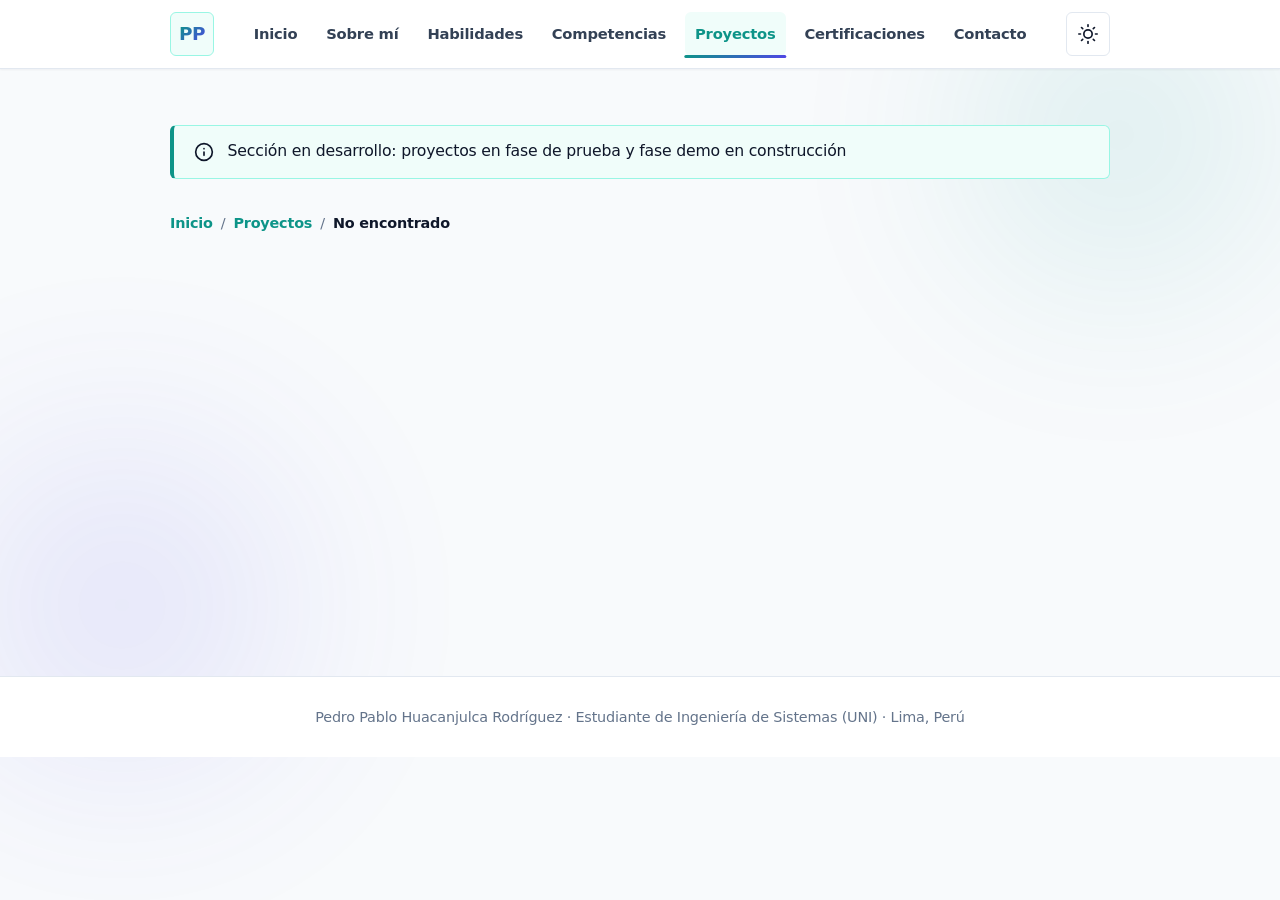
<file: proyecto.html>
<!DOCTYPE html>
<html lang="es">

<head>
    <meta charset="UTF-8">
    <meta name="viewport" content="width=device-width, initial-scale=1.0">
    <title>Detalle del Proyecto · Pedro Pablo Huacanjulca Rodríguez</title>
    <meta name="description"
        content="Detalle técnico y arquitectura de proyecto de desarrollo de software y análisis de datos.">
    <link rel="stylesheet" href="style.css">
</head>

<body>
    <!-- Puntero del ratón interactivo y dinámico -->
    <div id="cursor-punto" class="cursor-punto" aria-hidden="true"></div>
    <div id="cursor-anillo" class="cursor-anillo" aria-hidden="true"></div>

    <!-- Barra de progreso de lectura superior -->
    <div id="barra-progreso" class="barra-progreso" role="progressbar" aria-valuenow="0" aria-valuemin="0"
        aria-valuemax="100" aria-label="Progreso de lectura"></div>

    <!-- Fondo decorativo con movimiento suave en CSS -->
    <div class="fondo-decorativo" aria-hidden="true">
        <div class="orbe orbe-1"></div>
        <div class="orbe orbe-2"></div>
    </div>

    <!-- Enlace de salto accesible -->
    <a href="#principal" class="skip-link">Saltar al contenido principal</a>

    <!-- Encabezado y Navegación Principal -->
    <header class="encabezado">
        <div class="contenedor barra-navegacion">
            <a href="index.html#inicio" class="logo" aria-label="Inicio del portafolio">
                <span class="logo-texto">PP</span>
            </a>

            <nav id="menu-principal" aria-label="Navegación principal">
                <ul class="nav-lista">
                    <li><a href="index.html#inicio" class="nav-enlace">Inicio</a></li>
                    <li><a href="index.html#sobre-mi" class="nav-enlace">Sobre mí</a></li>
                    <li><a href="index.html#habilidades" class="nav-enlace">Habilidades</a></li>
                    <li><a href="index.html#competencias" class="nav-enlace">Competencias</a></li>
                    <li><a href="proyectos.html" class="nav-enlace activo">Proyectos</a></li>
                    <li><a href="index.html#certificaciones" class="nav-enlace">Certificaciones</a></li>
                    <li><a href="index.html#contacto" class="nav-enlace">Contacto</a></li>
                    <li class="nav-subrayado-item" aria-hidden="true"><span class="nav-subrayado"></span></li>
                </ul>
            </nav>

            <button id="boton-tema" class="boton-tema" type="button" aria-label="Cambiar a tema oscuro"
                aria-pressed="false">
                <svg class="icono-tema icono-sol" aria-hidden="true" width="20" height="20" viewBox="0 0 24 24"
                    fill="none" stroke="currentColor" stroke-width="2" stroke-linecap="round" stroke-linejoin="round">
                    <circle cx="12" cy="12" r="5"></circle>
                    <line x1="12" y1="1" x2="12" y2="3"></line>
                    <line x1="12" y1="21" x2="12" y2="23"></line>
                    <line x1="4.22" y1="4.22" x2="5.64" y2="5.64"></line>
                    <line x1="18.36" y1="18.36" x2="19.78" y2="19.78"></line>
                    <line x1="1" y1="12" x2="3" y2="12"></line>
                    <line x1="21" y1="12" x2="23" y2="12"></line>
                    <line x1="4.22" y1="19.78" x2="5.64" y2="18.36"></line>
                    <line x1="18.36" y1="5.64" x2="19.78" y2="4.22"></line>
                </svg>
                <svg class="icono-tema icono-luna" aria-hidden="true" width="20" height="20" viewBox="0 0 24 24"
                    fill="none" stroke="currentColor" stroke-width="2" stroke-linecap="round" stroke-linejoin="round">
                    <path d="M21 12.79A9 9 0 1 1 11.21 3 7 7 0 0 0 21 12.79z"></path>
                </svg>
                <svg class="icono-tema icono-neon" aria-hidden="true" width="20" height="20" viewBox="0 0 24 24"
                    fill="none" stroke="currentColor" stroke-width="2" stroke-linecap="round" stroke-linejoin="round">
                    <polygon points="13 2 3 14 12 14 11 22 21 10 12 10 13 2"></polygon>
                </svg>
            </button>
        </div>
    </header>

    <main id="principal" class="seccion">
        <div class="contenedor">
            <!-- Aviso accesible de estado de desarrollo con SVG limpio (sin emojis) -->
            <div class="aviso-desarrollo" role="status">
                <svg class="icono-aviso" aria-hidden="true" width="20" height="20" viewBox="0 0 24 24" fill="none"
                    stroke="currentColor" stroke-width="2" stroke-linecap="round" stroke-linejoin="round">
                    <circle cx="12" cy="12" r="10"></circle>
                    <line x1="12" y1="16" x2="12" y2="12"></line>
                    <line x1="12" y1="8" x2="12.01" y2="8"></line>
                </svg>
                <p>Sección en desarrollo: proyectos en fase de prueba y fase demo en construcción</p>
            </div>

            <!-- Miga de pan accesible -->
            <nav class="miga-pan" aria-label="Ruta de navegación">
                <ol>
                    <li><a href="index.html">Inicio</a></li>
                    <li><a href="proyectos.html">Proyectos</a></li>
                    <li id="miga-proyecto-titulo" aria-current="page">Cargando proyecto...</li>
                </ol>
            </nav>

            <!-- Contenedor dinámico del proyecto -->
            <div id="contenedor-proyecto"></div>

            <!-- Fallback accesible si JavaScript está desactivado -->
            <noscript>
                <div class="tarjeta tarjeta-error">
                    <h1>Detalles de proyectos</h1>
                    <p>Para ver el desglose completo e interactivo de este proyecto se requiere JavaScript; puedes
                        visitar los repositorios directamente en GitHub:</p>
                    <ul class="lista-detalles" style="text-align: left; max-width: 600px; margin: 1rem auto;">
                        <li><a href="https://github.com/phuacanjulcar/Kardex-Almacen-V3" target="_blank"
                                rel="noopener">Kardex para el almacén de un albergue infantil (GitHub)</a></li>
                        <li><a href="https://github.com/phuacanjulcar/KARDEX-ALMACEN-V3-WEB" target="_blank"
                                rel="noopener">Kardex Web (GitHub)</a></li>
                        <li><a href="https://kardex-almacen-v3-web.vercel.app" target="_blank" rel="noopener">Kardex
                                Web (Demostración en Vercel)</a></li>
                    </ul>
                    <div class="botones" style="justify-content: center; margin-top: 1.25rem;">
                        <a class="boton boton-secundario" href="index.html">&larr; Volver al inicio</a>
                    </div>
                </div>
            </noscript>
        </div>
    </main>

    <footer class="pie-pagina">
        <div class="contenedor pie-contenido">
            <p>Pedro Pablo Huacanjulca Rodríguez · Estudiante de Ingeniería de Sistemas (UNI) · Lima, Perú</p>
        </div>
    </footer>

    <!-- Scripts de datos y funcionalidad sin dependencias externas -->
    <script src="data/proyectos.js"></script>
    <script src="script.js"></script>
    <script>
        document.addEventListener("DOMContentLoaded", () => {
            const contenedor = document.getElementById("contenedor-proyecto");
            const migaProyecto = document.getElementById("miga-proyecto-titulo");
            if (!contenedor) return;

            const params = new URLSearchParams(window.location.search);
            const id = params.get("id");
            const proyectos = window.PROYECTOS || [];
            const proyecto = proyectos.find((p) => p.id === id);

            function escaparHTML(texto) {
                if (!texto) return "";
                const div = document.createElement("div");
                div.textContent = texto;
                return div.innerHTML;
            }

            if (!proyecto) {
                document.title = "Proyecto no encontrado · Pedro Pablo Huacanjulca Rodríguez";
                if (migaProyecto) migaProyecto.textContent = "No encontrado";
                contenedor.innerHTML = `
                    <div class="tarjeta tarjeta-error" role="alert">
                        <h1>Proyecto no encontrado</h1>
                        <p>El proyecto solicitado (<code>${escaparHTML(id || "sin identificador")}</code>) no existe o el enlace ha cambiado.</p>
                        <div class="botones" style="justify-content: center; margin-top: 1rem;">
                            <a class="boton boton-primario" href="proyectos.html">&larr; Ver lista de proyectos</a>
                            <a class="boton boton-secundario" href="index.html">Ir al inicio</a>
                        </div>
                    </div>
                `;
                return;
            }

            // Actualizar título y miga de pan
            document.title = `${proyecto.titulo} · Pedro Pablo Huacanjulca Rodríguez`;
            if (migaProyecto) migaProyecto.textContent = proyecto.titulo;

            // Generar contenido de las 11 secciones estructuradas
            const tecnologiasHtml = (proyecto.tecnologias || [])
                .map((t) => `<span class="etiqueta-tecnologia">${escaparHTML(t)}</span>`)
                .join("");

            const funcionalidadesHtml = (proyecto.funcionalidades || [])
                .map((f) => `<li>${escaparHTML(f)}</li>`)
                .join("");

            const capturasHtml = (proyecto.interfaz || []).map((img) => `
                <figure class="marco-captura">
                    <div class="espacio-captura-reservado">
                        <div class="placeholder-captura" aria-label="Captura pendiente: ${escaparHTML(img.titulo)}">
                            <svg width="36" height="36" viewBox="0 0 24 24" fill="none" stroke="currentColor" stroke-width="1.8" stroke-linecap="round" stroke-linejoin="round" aria-hidden="true">
                                <path d="M23 19a2 2 0 0 1-2 2H3a2 2 0 0 1-2-2V8a2 2 0 0 1 2-2h4l2-3h6l2 3h4a2 2 0 0 1 2 2z"></path>
                                <circle cx="12" cy="13" r="4"></circle>
                            </svg>
                            <span class="etiqueta-captura-pendiente">Captura pendiente</span>
                            <span class="ruta-captura">${escaparHTML(img.archivo)}</span>
                        </div>
                    </div>
                    <figcaption>
                        <strong>${escaparHTML(img.titulo)}</strong>
                        <span>${escaparHTML(img.descripcion)}</span>
                    </figcaption>
                </figure>
            `).join("");

            const enlacesHtml = `
                <div class="proyecto-acciones">
                    ${proyecto.enlaces && proyecto.enlaces.demo ? `
                        <a class="boton boton-primario" href="${escaparHTML(proyecto.enlaces.demo)}" target="_blank" rel="noopener">
                            Ver demostración en línea <span class="sr-only">(abre demostración en pestaña nueva)</span>
                        </a>
                    ` : ""}
                    ${proyecto.enlaces && proyecto.enlaces.repo ? `
                        <a class="boton boton-secundario" href="${escaparHTML(proyecto.enlaces.repo)}" target="_blank" rel="noopener">
                            Ver código en GitHub <span class="sr-only">(abre repositorio en pestaña nueva)</span>
                        </a>
                    ` : ""}
                </div>
            `;

            contenedor.innerHTML = `
                <article class="proyecto-detalle-contenedor">
                    <header class="proyecto-detalle-cabecera">
                        <h1>${escaparHTML(proyecto.titulo)}</h1>
                        <div class="proyecto-meta">
                            <span>${escaparHTML(proyecto.tipo)}</span>
                            ${proyecto.insignia ? `<span class="insignia">${escaparHTML(proyecto.insignia)}</span>` : ""}
                        </div>
                    </header>

                    <!-- 1. Resumen -->
                    <section class="seccion-detalle" aria-labelledby="sec-resumen">
                        <h2 id="sec-resumen">1. Resumen</h2>
                        <p>${escaparHTML(proyecto.resumen)}</p>
                    </section>

                    <!-- 2. Problema -->
                    <section class="seccion-detalle" aria-labelledby="sec-problema">
                        <h2 id="sec-problema">2. Problema</h2>
                        <p>${escaparHTML(proyecto.problema)}</p>
                    </section>

                    <!-- 3. Solución -->
                    <section class="seccion-detalle" aria-labelledby="sec-solucion">
                        <h2 id="sec-solucion">3. Solución</h2>
                        <p>${escaparHTML(proyecto.solucion)}</p>
                    </section>

                    <!-- 4. Mi rol -->
                    <section class="seccion-detalle" aria-labelledby="sec-rol">
                        <h2 id="sec-rol">4. Mi rol</h2>
                        <p>${escaparHTML(proyecto.miRol)}</p>
                    </section>

                    <!-- 5. Tecnologías -->
                    <section class="seccion-detalle" aria-labelledby="sec-tecnologias">
                        <h2 id="sec-tecnologias">5. Tecnologías</h2>
                        <div class="grilla-tecnologias">
                            ${tecnologiasHtml}
                        </div>
                    </section>

                    <!-- 6. Funcionalidades -->
                    <section class="seccion-detalle" aria-labelledby="sec-funcionalidades">
                        <h2 id="sec-funcionalidades">6. Funcionalidades</h2>
                        <ul class="lista-funcionalidades">
                            ${funcionalidadesHtml}
                        </ul>
                    </section>

                    <!-- 7. Arquitectura -->
                    <section class="seccion-detalle" aria-labelledby="sec-arquitectura">
                        <h2 id="sec-arquitectura">7. Arquitectura</h2>
                        <p>${escaparHTML(proyecto.arquitectura)}</p>
                    </section>

                    <!-- 8. Interfaz (capturas) -->
                    <section class="seccion-detalle" aria-labelledby="sec-interfaz">
                        <h2 id="sec-interfaz">8. Interfaz (capturas)</h2>
                        <div class="galeria-capturas">
                            ${capturasHtml}
                        </div>
                    </section>

                    <!-- 9. Estado -->
                    <section class="seccion-detalle" aria-labelledby="sec-estado">
                        <h2 id="sec-estado">9. Estado</h2>
                        <p class="caja-estado">${escaparHTML(proyecto.estado)}</p>
                    </section>

                    <!-- 10. Aprendizajes -->
                    <section class="seccion-detalle" aria-labelledby="sec-aprendizajes">
                        <h2 id="sec-aprendizajes">10. Aprendizajes</h2>
                        <p>${escaparHTML(proyecto.aprendizajes)}</p>
                    </section>

                    <!-- 11. Enlaces -->
                    <section class="seccion-detalle" aria-labelledby="sec-enlaces">
                        <h2 id="sec-enlaces">11. Enlaces</h2>
                        ${enlacesHtml}
                    </section>

                    <nav class="navegacion-inferior-proyecto" aria-label="Navegación de retorno">
                        <a class="boton boton-secundario" href="proyectos.html">&larr; Volver a la lista de proyectos</a>
                        <a class="boton boton-secundario" href="index.html">Ir al inicio</a>
                    </nav>
                </article>
            `;
        });
    </script>
</body>

</html>
</file>
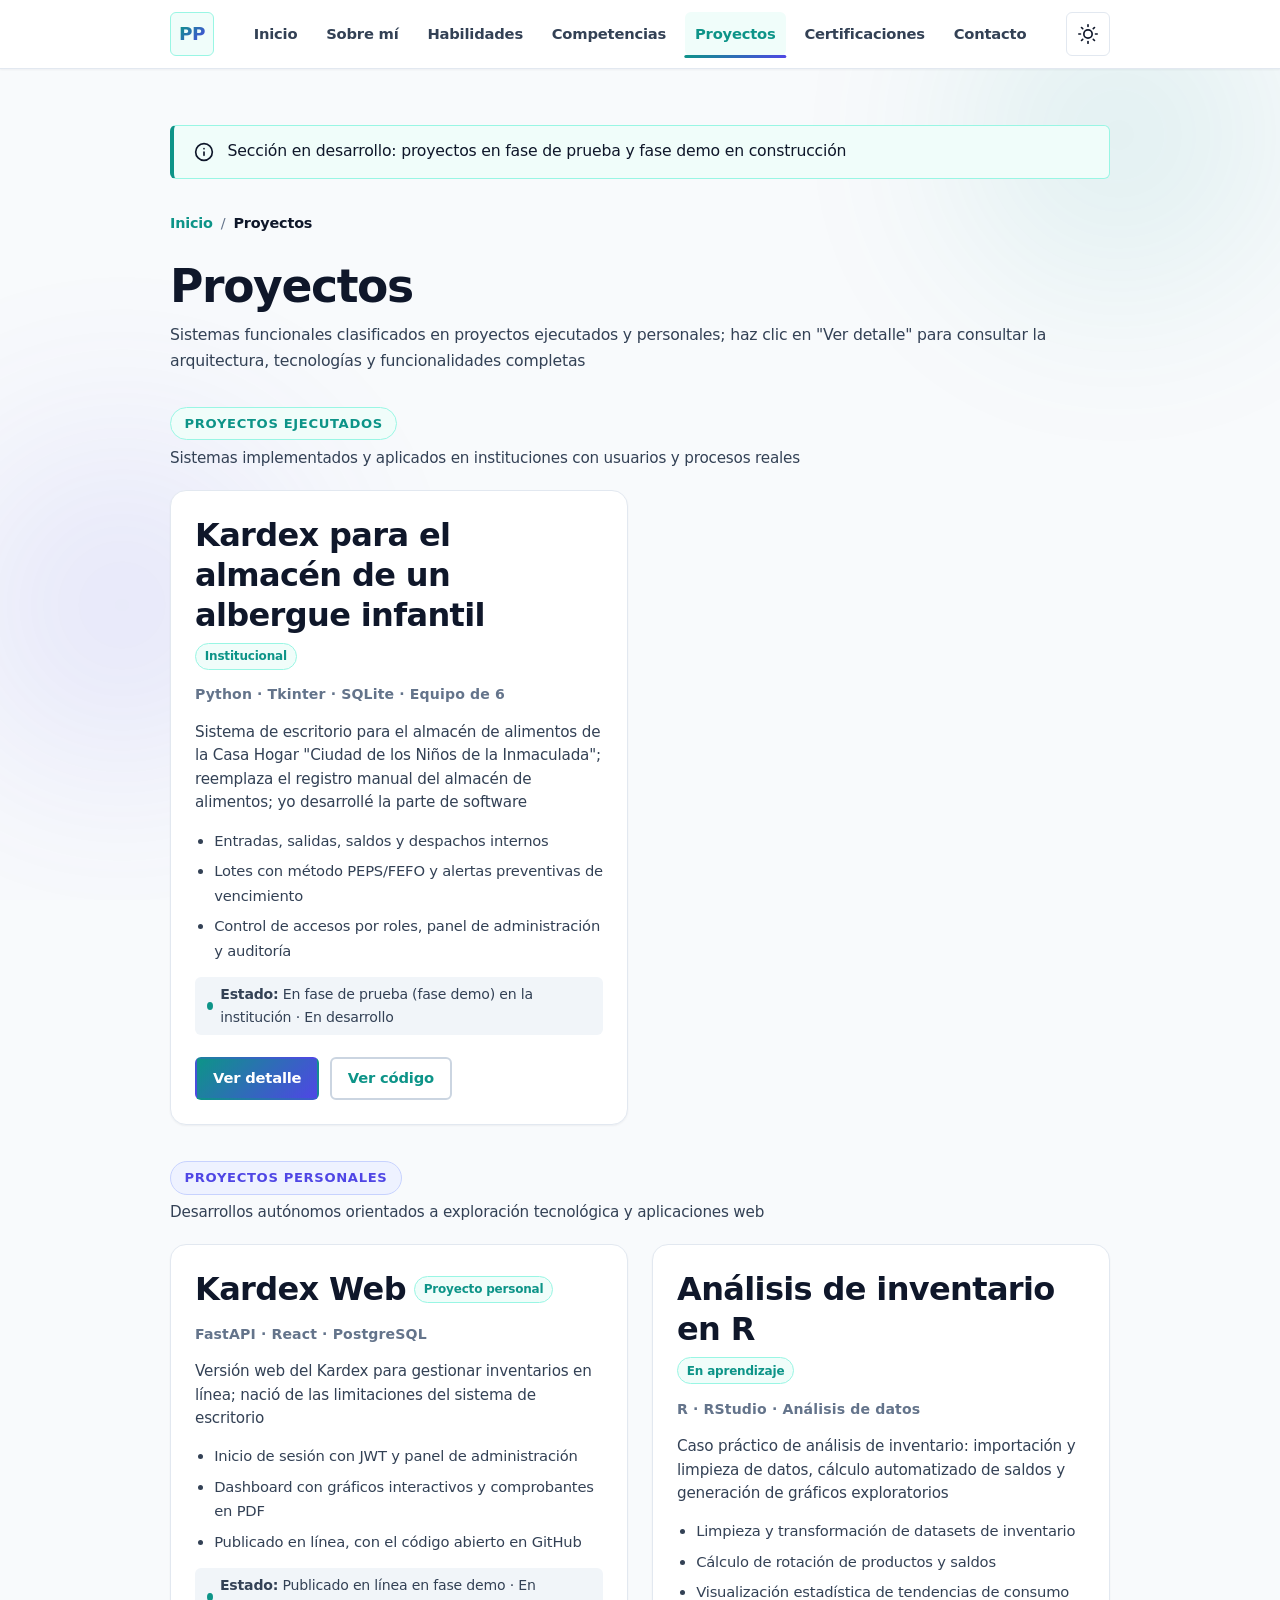
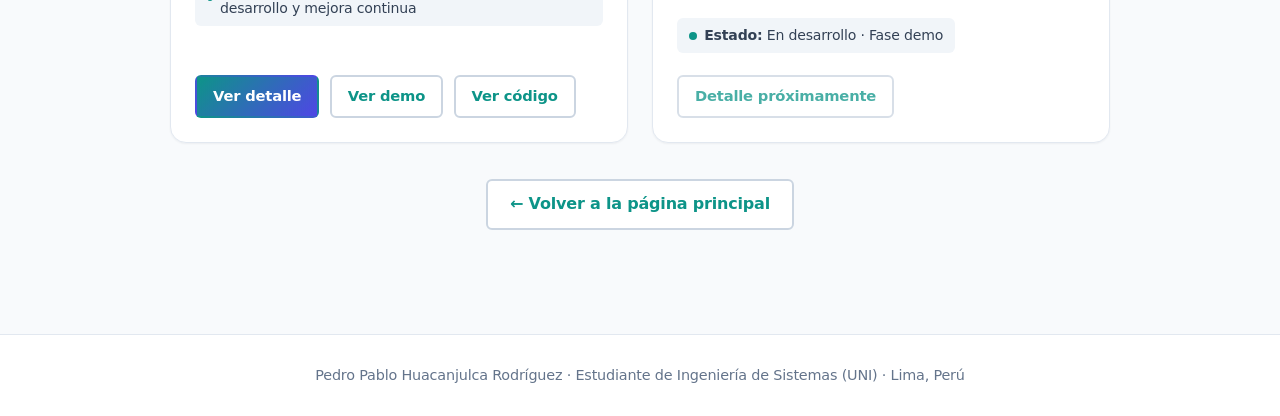
<file: proyectos.html>
<!DOCTYPE html>
<html lang="es">

<head>
    <meta charset="UTF-8">
    <meta name="viewport" content="width=device-width, initial-scale=1.0">
    <title>Proyectos · Pedro Pablo Huacanjulca Rodríguez</title>
    <meta name="description"
        content="Proyectos de desarrollo de software y análisis de datos de Pedro Pablo Huacanjulca Rodríguez">
    <link rel="stylesheet" href="style.css">
</head>

<body>
    <!-- Puntero del ratón interactivo y dinámico -->
    <div id="cursor-punto" class="cursor-punto" aria-hidden="true"></div>
    <div id="cursor-anillo" class="cursor-anillo" aria-hidden="true"></div>

    <!-- Barra de progreso de lectura superior -->
    <div id="barra-progreso" class="barra-progreso" role="progressbar" aria-valuenow="0" aria-valuemin="0"
        aria-valuemax="100" aria-label="Progreso de lectura"></div>

    <!-- Fondo decorativo con movimiento suave en CSS -->
    <div class="fondo-decorativo" aria-hidden="true">
        <div class="orbe orbe-1"></div>
        <div class="orbe orbe-2"></div>
    </div>

    <!-- Enlace de salto accesible -->
    <a href="#principal" class="skip-link">Saltar al contenido principal</a>

    <!-- Encabezado y Navegación Principal -->
    <header class="encabezado">
        <div class="contenedor barra-navegacion">
            <a href="index.html#inicio" class="logo" aria-label="Inicio del portafolio">
                <span class="logo-texto">PP</span>
            </a>

            <nav id="menu-principal" aria-label="Navegación principal">
                <ul class="nav-lista">
                    <li><a href="index.html#inicio" class="nav-enlace">Inicio</a></li>
                    <li><a href="index.html#sobre-mi" class="nav-enlace">Sobre mí</a></li>
                    <li><a href="index.html#habilidades" class="nav-enlace">Habilidades</a></li>
                    <li><a href="index.html#competencias" class="nav-enlace">Competencias</a></li>
                    <li><a href="proyectos.html" class="nav-enlace activo" aria-current="page">Proyectos</a></li>
                    <li><a href="index.html#certificaciones" class="nav-enlace">Certificaciones</a></li>
                    <li><a href="index.html#contacto" class="nav-enlace">Contacto</a></li>
                    <li class="nav-subrayado-item" aria-hidden="true"><span class="nav-subrayado"></span></li>
                </ul>
            </nav>

            <button id="boton-tema" class="boton-tema" type="button" aria-label="Cambiar a tema oscuro"
                aria-pressed="false">
                <svg class="icono-tema icono-sol" aria-hidden="true" width="20" height="20" viewBox="0 0 24 24"
                    fill="none" stroke="currentColor" stroke-width="2" stroke-linecap="round" stroke-linejoin="round">
                    <circle cx="12" cy="12" r="5"></circle>
                    <line x1="12" y1="1" x2="12" y2="3"></line>
                    <line x1="12" y1="21" x2="12" y2="23"></line>
                    <line x1="4.22" y1="4.22" x2="5.64" y2="5.64"></line>
                    <line x1="18.36" y1="18.36" x2="19.78" y2="19.78"></line>
                    <line x1="1" y1="12" x2="3" y2="12"></line>
                    <line x1="21" y1="12" x2="23" y2="12"></line>
                    <line x1="4.22" y1="19.78" x2="5.64" y2="18.36"></line>
                    <line x1="18.36" y1="5.64" x2="19.78" y2="4.22"></line>
                </svg>
                <svg class="icono-tema icono-luna" aria-hidden="true" width="20" height="20" viewBox="0 0 24 24"
                    fill="none" stroke="currentColor" stroke-width="2" stroke-linecap="round" stroke-linejoin="round">
                    <path d="M21 12.79A9 9 0 1 1 11.21 3 7 7 0 0 0 21 12.79z"></path>
                </svg>
                <svg class="icono-tema icono-neon" aria-hidden="true" width="20" height="20" viewBox="0 0 24 24"
                    fill="none" stroke="currentColor" stroke-width="2" stroke-linecap="round" stroke-linejoin="round">
                    <polygon points="13 2 3 14 12 14 11 22 21 10 12 10 13 2"></polygon>
                </svg>
            </button>
        </div>
    </header>

    <main id="principal" class="seccion">
        <div class="contenedor">
            <!-- Aviso accesible de estado de desarrollo con SVG limpio (sin emojis) -->
            <div class="aviso-desarrollo" role="status">
                <svg class="icono-aviso" aria-hidden="true" width="20" height="20" viewBox="0 0 24 24" fill="none"
                    stroke="currentColor" stroke-width="2" stroke-linecap="round" stroke-linejoin="round">
                    <circle cx="12" cy="12" r="10"></circle>
                    <line x1="12" y1="16" x2="12" y2="12"></line>
                    <line x1="12" y1="8" x2="12.01" y2="8"></line>
                </svg>
                <p>Sección en desarrollo: proyectos en fase de prueba y fase demo en construcción</p>
            </div>

            <!-- Miga de pan accesible -->
            <nav class="miga-pan" aria-label="Ruta de navegación">
                <ol>
                    <li><a href="index.html">Inicio</a></li>
                    <li aria-current="page">Proyectos</li>
                </ol>
            </nav>

            <div class="encabezado-seccion">
                <h1>Proyectos</h1>
                <p class="descripcion-seccion">Sistemas funcionales clasificados en proyectos ejecutados y personales; haz clic en "Ver detalle" para consultar la arquitectura, tecnologías y funcionalidades completas</p>
            </div>

            <!-- Categoría 1: Proyectos ejecutados -->
            <div class="bloque-categoria-proyectos">
                <div class="cabecera-categoria-proyectos">
                    <span class="insignia-categoria-proyectos insignia-ejecutado">Proyectos ejecutados</span>
                    <p class="texto-categoria-proyectos">Sistemas implementados y aplicados en instituciones con usuarios y procesos reales</p>
                </div>
                <div class="grilla-proyectos">
                    <!-- Proyecto 1: Kardex Albergue -->
                    <article class="tarjeta-proyecto aparecido">
                        <div class="proyecto-cabecera">
                            <div class="titulo-con-insignia">
                                <h2>Kardex para el almacén de un albergue infantil</h2>
                                <span class="insignia">Institucional</span>
                            </div>
                        </div>
                        <p class="etiquetas">Python · Tkinter · SQLite · Equipo de 6</p>
                        <p class="proyecto-descripcion">
                            Sistema de escritorio para el almacén de alimentos de la Casa Hogar "Ciudad de los Niños de la Inmaculada"; reemplaza el registro manual del almacén de alimentos; yo desarrollé la parte de software
                        </p>
                        <ul class="lista-detalles">
                            <li>Entradas, salidas, saldos y despachos internos</li>
                            <li>Lotes con método PEPS/FEFO y alertas preventivas de vencimiento</li>
                            <li>Control de accesos por roles, panel de administración y auditoría</li>
                        </ul>
                        <p class="proyecto-estado">
                            <span class="punto-estado" aria-hidden="true"></span>
                            <span><strong>Estado:</strong> En fase de prueba (fase demo) en la institución · En desarrollo</span>
                        </p>
                        <div class="proyecto-acciones">
                            <a class="boton boton-chico boton-primario" href="proyecto.html?id=kardex-albergue">
                                Ver detalle
                            </a>
                            <a class="boton boton-chico boton-secundario"
                                href="https://github.com/phuacanjulcar/Kardex-Almacen-V3" target="_blank" rel="noopener">
                                Ver código <span class="sr-only">(abre repositorio en pestaña nueva)</span>
                            </a>
                        </div>
                    </article>
                </div>
            </div>

            <!-- Categoría 2: Proyectos personales -->
            <div class="bloque-categoria-proyectos">
                <div class="cabecera-categoria-proyectos">
                    <span class="insignia-categoria-proyectos insignia-personal">Proyectos personales</span>
                    <p class="texto-categoria-proyectos">Desarrollos autónomos orientados a exploración tecnológica y aplicaciones web</p>
                </div>
                <div class="grilla-proyectos">
                    <!-- Proyecto 2: Kardex Web -->
                    <article class="tarjeta-proyecto aparecido">
                        <div class="proyecto-cabecera">
                            <div class="titulo-con-insignia">
                                <h2>Kardex Web</h2>
                                <span class="insignia">Proyecto personal</span>
                            </div>
                        </div>
                        <p class="etiquetas">FastAPI · React · PostgreSQL</p>
                        <p class="proyecto-descripcion">
                            Versión web del Kardex para gestionar inventarios en línea; nació de las limitaciones del sistema de escritorio
                        </p>
                        <ul class="lista-detalles">
                            <li>Inicio de sesión con JWT y panel de administración</li>
                            <li>Dashboard con gráficos interactivos y comprobantes en PDF</li>
                            <li>Publicado en línea, con el código abierto en GitHub</li>
                        </ul>
                        <p class="proyecto-estado">
                            <span class="punto-estado" aria-hidden="true"></span>
                            <span><strong>Estado:</strong> Publicado en línea en fase demo · En desarrollo y mejora continua</span>
                        </p>
                        <div class="proyecto-acciones">
                            <a class="boton boton-chico boton-primario" href="proyecto.html?id=kardex-web">
                                Ver detalle
                            </a>
                            <a class="boton boton-chico boton-secundario" href="https://kardex-almacen-v3-web.vercel.app"
                                target="_blank" rel="noopener">
                                Ver demo <span class="sr-only">(abre demostración en pestaña nueva)</span>
                            </a>
                            <a class="boton boton-chico boton-secundario"
                                href="https://github.com/phuacanjulcar/KARDEX-ALMACEN-V3-WEB" target="_blank"
                                rel="noopener">
                                Ver código <span class="sr-only">(abre repositorio en pestaña nueva)</span>
                            </a>
                        </div>
                    </article>

                    <!-- Proyecto 3: Análisis de inventario en R -->
                    <article class="tarjeta-proyecto aparecido">
                        <div class="proyecto-cabecera">
                            <div class="titulo-con-insignia">
                                <h2>Análisis de inventario en R</h2>
                                <span class="insignia">En aprendizaje</span>
                            </div>
                        </div>
                        <p class="etiquetas">R · RStudio · Análisis de datos</p>
                        <p class="proyecto-descripcion">
                            Caso práctico de análisis de inventario: importación y limpieza de datos, cálculo automatizado de saldos y generación de gráficos exploratorios
                        </p>
                        <ul class="lista-detalles">
                            <li>Limpieza y transformación de datasets de inventario</li>
                            <li>Cálculo de rotación de productos y saldos</li>
                            <li>Visualización estadística de tendencias de consumo</li>
                        </ul>
                        <p class="proyecto-estado">
                            <span class="punto-estado" aria-hidden="true"></span>
                            <span><strong>Estado:</strong> En desarrollo · Fase demo</span>
                        </p>
                        <div class="proyecto-acciones">
                            <span class="boton boton-chico boton-secundario" style="opacity: 0.75; cursor: default;">
                                Detalle próximamente
                            </span>
                        </div>
                    </article>
                </div>
            </div>

            <div class="proyectos-pie-seccion">
                <a class="boton boton-secundario" href="index.html#proyectos">&larr; Volver a la página principal</a>
            </div>
        </div>
    </main>

    <footer class="pie-pagina">
        <div class="contenedor pie-contenido">
            <p>Pedro Pablo Huacanjulca Rodríguez · Estudiante de Ingeniería de Sistemas (UNI) · Lima, Perú</p>
        </div>
    </footer>

    <!-- Scripts sin dependencias externas -->
    <script src="data/proyectos.js"></script>
    <script src="script.js"></script>
</body>

</html>
</file>
<file: style.css>
/* ==========================================================================
   PORTAFOLIO PERSONAL - Pedro Pablo Huacanjulca Rodríguez
   CSS puro, mobile-first, sin librerías externas, accesible WCAG AA
   ========================================================================== */

/* ---------- 1. Variables y Paleta de Colores (:root) ---------- */
:root {
    /* Paleta Principal: Acento Teal Tecnológico e Índigo de Precisión */
    --color-acento: #0d9488;              /* Teal 600 - Ratio ~4.8:1 sobre blanco */
    --color-acento-hover: #0f766e;        /* Teal 700 - Ratio ~6.2:1 sobre blanco */
    --color-acento-fondo: #f0fdfa;        /* Teal 50 */
    --color-acento-borde: #99f6e4;        /* Teal 200 */
    --color-acento-texto: #ffffff;

    --color-secundario: #4f46e5;          /* Indigo 600 - Ratio ~5.5:1 sobre blanco */
    --color-secundario-hover: #4338ca;    /* Indigo 700 */
    --color-secundario-fondo: #eef2ff;    /* Indigo 50 */
    --color-secundario-borde: #c7d2fe;    /* Indigo 200 */

    --color-acento-gradiente: linear-gradient(135deg, var(--color-acento) 0%, var(--color-secundario) 100%);

    /* Superficies y Fondos (Modo Claro) */
    --color-fondo: #f8fafc;
    --color-superficie: #ffffff;
    --color-superficie-hover: #f1f5f9;
    --color-borde: #e2e8f0;
    --color-borde-fuerte: #cbd5e1;

    /* Tipografía y Contraste (WCAG AA: ratio > 4.5:1) */
    --color-texto: #0f172a;               /* Ratio ~15:1 */
    --color-texto-secundario: #334155;    /* Ratio ~8.5:1 */
    --color-texto-suave: #64748b;         /* Ratio ~4.6:1 */

    /* Avisos y Tooltips */
    --color-tooltip-bg: #0f172a;
    --color-tooltip-texto: #ffffff;

    /* Enfoque accesible */
    --color-foco: #0284c7;

    /* Sombras sutiles */
    --sombra-sm: 0 1px 2px rgba(15, 23, 42, 0.05);
    --sombra-md: 0 4px 6px -1px rgba(15, 23, 42, 0.08), 0 2px 4px -2px rgba(15, 23, 42, 0.04);
    --sombra-lg: 0 10px 15px -3px rgba(15, 23, 42, 0.09), 0 4px 6px -4px rgba(15, 23, 42, 0.04);

    /* Radios y Dimensiones */
    --radio-sm: 6px;
    --radio-md: 10px;
    --radio-lg: 16px;
    --transicion: 250ms cubic-bezier(0.16, 1, 0.3, 1);
    --ancho-maximo: 980px;
    --altura-header: 4.25rem;
}

/* Modo Oscuro (activado vía [data-theme="dark"]) */
[data-theme="dark"] {
    --color-fondo: #0b0f19;
    --color-superficie: #111827;
    --color-superficie-hover: #1f2937;
    --color-borde: #1f293d;
    --color-borde-fuerte: #334155;

    --color-texto: #f8fafc;
    --color-texto-secundario: #cbd5e1;
    --color-texto-suave: #94a3b8;

    --color-acento: #2dd4bf;              /* Teal 400 - Ratio ~9.2:1 */
    --color-acento-hover: #5eead4;        /* Teal 300 */
    --color-acento-fondo: rgba(45, 212, 191, 0.12);
    --color-acento-borde: rgba(45, 212, 191, 0.32);
    --color-acento-texto: #042f2e;

    --color-secundario: #818cf8;          /* Indigo 400 - Ratio ~8.2:1 */
    --color-secundario-hover: #a5b4fc;
    --color-secundario-fondo: rgba(129, 140, 248, 0.12);
    --color-secundario-borde: rgba(129, 140, 248, 0.32);

    --color-tooltip-bg: #1e293b;
    --color-tooltip-texto: #f8fafc;

    --color-foco: #38bdf8;

    --sombra-sm: 0 1px 2px rgba(0, 0, 0, 0.4);
    --sombra-md: 0 4px 6px -1px rgba(0, 0, 0, 0.5);
    --sombra-lg: 0 10px 15px -3px rgba(0, 0, 0, 0.6);
}

/* Modo Neón Arcoíris (activado vía interacción con el logo o tema) */
[data-theme="neon"] {
    --color-fondo: #070913;
    --color-superficie: #0e1224;
    --color-superficie-hover: #181d38;
    --color-borde: rgba(0, 240, 255, 0.28);
    --color-borde-fuerte: rgba(255, 0, 128, 0.45);

    --color-texto: #ffffff;
    --color-texto-secundario: #cbd5e1;
    --color-texto-suave: #94a3b8;

    --color-acento: #00f0ff;              /* Cian eléctrico neón */
    --color-acento-hover: #38bdf8;
    --color-acento-fondo: rgba(0, 240, 255, 0.12);
    --color-acento-borde: rgba(0, 240, 255, 0.45);
    --color-acento-texto: #050b14;

    --color-secundario: #ff007f;          /* Magenta eléctrico neón */
    --color-secundario-hover: #f43f5e;
    --color-secundario-fondo: rgba(255, 0, 128, 0.14);
    --color-secundario-borde: rgba(255, 0, 128, 0.45);

    --color-acento-gradiente: linear-gradient(135deg, #00f0ff 0%, #ff007f 50%, #8b5cf6 100%);

    --color-tooltip-bg: #141730;
    --color-tooltip-texto: #00f0ff;

    --color-foco: #00f0ff;

    --sombra-sm: 0 0 10px rgba(0, 240, 255, 0.18);
    --sombra-md: 0 0 20px rgba(0, 240, 255, 0.22), 0 0 10px rgba(255, 0, 128, 0.15);
    --sombra-lg: 0 0 35px rgba(0, 240, 255, 0.28), 0 0 15px rgba(255, 0, 128, 0.22);
}

[data-theme="neon"] .orbe-1 {
    background: radial-gradient(circle, rgba(0, 240, 255, 0.35) 0%, transparent 70%);
}

[data-theme="neon"] .orbe-2 {
    background: radial-gradient(circle, rgba(255, 0, 128, 0.3) 0%, transparent 70%);
}

[data-theme="neon"] .tarjeta,
[data-theme="neon"] .tarjeta-proyecto,
[data-theme="neon"] .tarjeta-didactica,
[data-theme="neon"] .grupo-tarjeta {
    border-color: rgba(0, 240, 255, 0.32);
    box-shadow: 0 0 15px rgba(0, 240, 255, 0.08);
}

[data-theme="neon"] .tarjeta:hover,
[data-theme="neon"] .tarjeta-proyecto:hover,
[data-theme="neon"] .tarjeta-didactica:hover {
    border-color: var(--color-secundario);
    box-shadow: 0 0 22px rgba(255, 0, 128, 0.25);
}

[data-theme="neon"] .avatar-anillo {
    filter: drop-shadow(0 0 6px #00f0ff);
}

[data-theme="neon"] .avatar-aura {
    background: radial-gradient(circle, rgba(0, 240, 255, 0.45) 0%, rgba(255, 0, 128, 0.3) 50%, transparent 70%);
    filter: blur(24px);
    opacity: 0.9;
}

[data-theme="neon"] .cursor-punto {
    background-color: #00f0ff;
    box-shadow: 0 0 10px #00f0ff, 0 0 20px #00f0ff;
}

[data-theme="neon"] .cursor-anillo {
    border-color: #ff007f;
    box-shadow: 0 0 14px rgba(255, 0, 128, 0.6);
}

[data-theme="neon"] .cursor-anillo.cursor-hover {
    background-color: rgba(0, 240, 255, 0.16);
    border-color: #00f0ff;
    box-shadow: 0 0 20px rgba(0, 240, 255, 0.8), 0 0 10px rgba(255, 0, 128, 0.5);
}

/* ---------- 2. Reseteo y Base Tipográfica Dinámica y Accesible ---------- */
*,
*::before,
*::after {
    box-sizing: border-box;
}

html {
    scroll-behavior: smooth;
    font-size: 100%;
    overflow-x: hidden;
}

body {
    margin: 0;
    padding: 0;
    font-family: system-ui, -apple-system, BlinkMacSystemFont, "Segoe UI", Roboto, "Inter", "Helvetica Neue", Arial, sans-serif;
    font-feature-settings: "cv02", "cv03", "cv04", "cv11";
    line-height: 1.68;
    letter-spacing: -0.012em;
    color: var(--color-texto);
    background-color: var(--color-fondo);
    transition: background-color var(--transicion), color var(--transicion);
    text-rendering: optimizeLegibility;
    -webkit-font-smoothing: antialiased;
    -moz-osx-font-smoothing: grayscale;
    overflow-x: hidden;
    position: relative;
}

h1, h2, h3, h4 {
    font-family: system-ui, -apple-system, BlinkMacSystemFont, "Segoe UI", Roboto, "Inter", "Helvetica Neue", Arial, sans-serif;
    letter-spacing: -0.03em;
    font-weight: 700;
    line-height: 1.25;
}

h1 {
    font-size: clamp(2rem, 5vw + 0.5rem, 2.85rem);
    font-weight: 800;
}

h2 {
    font-size: clamp(1.45rem, 3.2vw + 0.3rem, 2rem);
    font-weight: 750;
}

h3 {
    font-size: clamp(1.12rem, 2vw + 0.2rem, 1.35rem);
    font-weight: 700;
}

/* Foco visible universal de alta accesibilidad */
*:focus-visible {
    outline: 2px solid var(--color-foco);
    outline-offset: 3px;
}

/* Enlace de salto para lectores de pantalla y teclado */
.skip-link {
    position: absolute;
    top: -100px;
    left: 1rem;
    background: var(--color-acento);
    color: var(--color-acento-texto);
    padding: 0.75rem 1.25rem;
    z-index: 1100;
    border-radius: var(--radio-sm);
    font-weight: 700;
    text-decoration: none;
    box-shadow: var(--sombra-lg);
    transition: top 150ms ease;
}

.skip-link:focus {
    top: 1rem;
}

/* Texto exclusivamente para tecnologías de asistencia */
.sr-only {
    position: absolute;
    width: 1px;
    height: 1px;
    padding: 0;
    margin: -1px;
    overflow: hidden;
    clip: rect(0, 0, 0, 0);
    white-space: nowrap;
    border: 0;
}

/* Contenedor central */
.contenedor {
    width: 100%;
    max-width: var(--ancho-maximo);
    margin: 0 auto;
    padding: 0 1.25rem;
}

/* ---------- 3. Barra de Progreso de Lectura y Fondo Decorativo ---------- */
.barra-progreso {
    position: fixed;
    top: 0;
    left: 0;
    height: 3.5px;
    width: 0%;
    background: var(--color-acento-gradiente);
    z-index: 1001;
    pointer-events: none;
    transition: width 80ms ease-out;
}

/* Fondo con degradados suaves en CSS puro y movimiento lento */
.fondo-decorativo {
    position: fixed;
    inset: 0;
    pointer-events: none;
    z-index: -1;
    overflow: hidden;
}

.orbe {
    position: absolute;
    border-radius: 50%;
    filter: blur(95px);
    opacity: 0.16;
    will-change: transform;
}

[data-theme="dark"] .orbe {
    opacity: 0.12;
}

.orbe-1 {
    width: min(450px, 80vw);
    height: min(450px, 80vw);
    background: radial-gradient(circle, var(--color-acento) 0%, transparent 70%);
    top: -10%;
    right: -5%;
    animation: flotarOrbe1 24s ease-in-out infinite alternate;
}

.orbe-2 {
    width: min(500px, 85vw);
    height: min(500px, 85vw);
    background: radial-gradient(circle, var(--color-secundario) 0%, transparent 70%);
    bottom: 5%;
    left: -10%;
    animation: flotarOrbe2 28s ease-in-out infinite alternate;
}

@keyframes flotarOrbe1 {
    0% { transform: translate(0, 0) scale(1); }
    50% { transform: translate(-40px, 50px) scale(1.12); }
    100% { transform: translate(-80px, 20px) scale(0.95); }
}

@keyframes flotarOrbe2 {
    0% { transform: translate(0, 0) scale(1); }
    50% { transform: translate(50px, -40px) scale(1.08); }
    100% { transform: translate(20px, -70px) scale(0.92); }
}

/* ---------- 4. Encabezado y Navegación ---------- */
.encabezado {
    background-color: var(--color-superficie);
    border-bottom: 1px solid var(--color-borde);
    position: sticky;
    top: 0;
    z-index: 100;
    box-shadow: var(--sombra-sm);
    transition: background-color var(--transicion), border-color var(--transicion);
}

.barra-navegacion {
    display: flex;
    align-items: center;
    justify-content: space-between;
    gap: 1rem;
    min-height: var(--altura-header);
    padding-top: 0.5rem;
    padding-bottom: 0.5rem;
}

.logo {
    display: inline-flex;
    align-items: center;
    justify-content: center;
    width: 44px;
    height: 44px;
    background: var(--color-acento-fondo);
    border: 1px solid var(--color-acento-borde);
    border-radius: var(--radio-sm);
    text-decoration: none;
    flex-shrink: 0;
    transition: transform var(--transicion), border-color var(--transicion);
}

.logo:hover {
    transform: scale(1.05);
    border-color: var(--color-acento);
}

.logo-texto {
    font-weight: 800;
    font-size: 1.15rem;
    color: var(--color-acento); /* Color de respaldo si no soporta degradado en texto */
    background: var(--color-acento-gradiente);
    -webkit-background-clip: text;
    background-clip: text; /* Propiedad estándar junto con la prefijada */
    -webkit-text-fill-color: transparent;
    letter-spacing: -0.5px;
    line-height: 1;
    display: inline-flex;
    align-items: center;
    justify-content: center;
}

.nav-menu {
    display: flex;
    align-items: center;
}

.nav-lista {
    list-style: none;
    margin: 0;
    padding: 0;
    display: flex;
    flex-wrap: wrap;
    align-items: center;
    justify-content: center;
    gap: 0.25rem 0.5rem;
    position: relative;
}

.nav-subrayado-item {
    position: absolute;
    bottom: 0;
    left: 0;
    height: 0;
    width: 0;
    list-style: none;
    pointer-events: none;
}

.nav-subrayado {
    position: absolute;
    bottom: -2px;
    left: 0;
    height: 3px;
    background: var(--color-acento-gradiente);
    border-radius: 999px;
    pointer-events: none;
    opacity: 0;
    transform: translateX(0);
    width: 0;
    transition: transform 300ms cubic-bezier(0.16, 1, 0.3, 1), width 300ms cubic-bezier(0.16, 1, 0.3, 1), opacity 200ms ease;
    z-index: 2;
}

.nav-enlace {
    display: inline-flex;
    align-items: center;
    min-height: 44px;
    padding: 0.25rem 0.65rem;
    color: var(--color-texto-secundario);
    text-decoration: none;
    font-size: 0.92rem;
    font-weight: 600;
    border-radius: var(--radio-sm);
    transition: color var(--transicion), background-color var(--transicion);
}

.nav-enlace:hover {
    color: var(--color-acento);
    background-color: var(--color-acento-fondo);
}

.nav-enlace.activo {
    color: var(--color-acento);
    background-color: var(--color-acento-fondo);
}

/* Botón selector de tema */
.boton-tema {
    display: inline-flex;
    align-items: center;
    justify-content: center;
    width: 44px;
    height: 44px;
    background: transparent;
    border: 1px solid var(--color-borde);
    border-radius: var(--radio-sm);
    color: var(--color-texto);
    cursor: pointer;
    flex-shrink: 0;
    transition: background-color var(--transicion), border-color var(--transicion), transform var(--transicion);
}

.boton-tema:hover {
    background-color: var(--color-superficie-hover);
    transform: rotate(15deg);
}

.icono-sol {
    display: block;
}

.icono-luna {
    display: none;
}

.icono-neon {
    display: none;
}

[data-theme="dark"] .icono-sol {
    display: none;
}

[data-theme="dark"] .icono-luna {
    display: block;
}

[data-theme="dark"] .icono-neon {
    display: none;
}

[data-theme="neon"] .icono-sol {
    display: none;
}

[data-theme="neon"] .icono-luna {
    display: none;
}

[data-theme="neon"] .icono-neon {
    display: block;
    color: var(--color-acento);
    filter: drop-shadow(0 0 6px var(--color-acento));
}

/* ---------- 5. Sección Hero e Identidad Visual (Avatar y Typewriter) ---------- */
.hero {
    padding: 3.5rem 0 3rem;
    background: linear-gradient(180deg, var(--color-superficie) 0%, var(--color-fondo) 100%);
    border-bottom: 1px solid var(--color-borde);
    scroll-margin-top: var(--altura-header);
}

.hero-contenedor {
    display: flex;
    flex-direction: column;
}

.hero-layout {
    display: flex;
    flex-direction: column;
    align-items: center;
    gap: 2rem;
}

@media (min-width: 768px) {
    .hero-layout {
        flex-direction: row-reverse;
        justify-content: space-between;
        align-items: center;
        gap: 3rem;
    }
}

/* Avatar original en SVG animado (centrado exacto y simétrico) */
.avatar-envoltorio {
    position: relative;
    width: 128px;
    height: 128px;
    margin: 0 auto;
    flex-shrink: 0;
    display: flex;
    align-items: center;
    justify-content: center;
    animation: flotarAvatar 6s ease-in-out infinite;
}

.avatar-aura {
    position: absolute;
    inset: -6px;
    border-radius: 50%;
    background: var(--color-acento-gradiente);
    filter: blur(12px);
    opacity: 0.28;
    z-index: 0;
}

.avatar-svg {
    display: block;
    margin: 0 auto;
    position: relative;
    z-index: 1;
    overflow: visible;
}

.avatar-anillo {
    transform-box: fill-box;
    transform-origin: center;
    animation: girarAnillo 25s linear infinite;
}

@keyframes flotarAvatar {
    0%, 100% { transform: translateY(0); }
    50% { transform: translateY(-7px); }
}

@keyframes girarAnillo {
    from { transform: rotate(0deg); }
    to { transform: rotate(360deg); }
}

.hero-texto {
    display: flex;
    flex-direction: column;
    align-items: center;
    text-align: center;
}

@media (min-width: 768px) {
    .hero-texto {
        align-items: flex-start;
        text-align: left;
        flex: 1;
    }
}

.insignia-hero {
    display: inline-flex;
    align-items: center;
    padding: 0.25rem 0.75rem;
    background: var(--color-acento-fondo);
    border: 1px solid var(--color-acento-borde);
    color: var(--color-acento);
    font-size: 0.85rem;
    font-weight: 700;
    border-radius: 999px;
    margin-bottom: 1rem;
}

.hero h1 {
    font-size: clamp(1.85rem, 5.5vw, 2.9rem);
    letter-spacing: -0.03em;
    margin-bottom: 0.5rem;
}

/* Subtítulo dinámico con Typewriter y espacio reservado (evita layout shift) */
.subtitulo-contenedor {
    min-height: 2.2rem;
    display: flex;
    align-items: center;
    margin-bottom: 0.75rem;
}

.subtitulo {
    font-size: clamp(1.05rem, 3vw, 1.3rem);
    font-weight: 600;
    color: var(--color-texto-secundario);
    margin: 0;
    display: inline-flex;
    align-items: center;
    flex-wrap: wrap;
}

.texto-dinamico {
    color: var(--color-acento);
    font-weight: 700;
}

.cursor-mecanografia {
    display: inline-block;
    width: 2px;
    height: 1.15em;
    background-color: var(--color-acento);
    margin-left: 3px;
    vertical-align: -0.15em;
    animation: parpadeoCursor 0.9s steps(2, start) infinite;
}

.subtitulo-uni {
    color: var(--color-texto-secundario);
}

@keyframes parpadeoCursor {
    0%, 100% { opacity: 1; }
    50% { opacity: 0; }
}

.frase-corta {
    font-size: 1.05rem;
    color: var(--color-texto-secundario);
    max-width: 620px;
    margin: 0 0 1.75rem;
    line-height: 1.55;
}

/* Botones */
.botones {
    display: flex;
    flex-wrap: wrap;
    gap: 0.85rem;
}

.boton {
    display: inline-flex;
    align-items: center;
    justify-content: center;
    min-height: 44px;
    padding: 0.65rem 1.4rem;
    border-radius: var(--radio-sm);
    font-size: 1rem;
    font-weight: 600;
    text-decoration: none;
    cursor: pointer;
    border: 2px solid transparent;
    transition: background-color var(--transicion), color var(--transicion), transform var(--transicion), box-shadow var(--transicion), border-color var(--transicion);
}

@media (hover: hover) and (pointer: fine) {
    .boton:hover {
        transform: translateY(-2px);
        box-shadow: var(--sombra-md);
    }
}

.boton:focus-visible {
    transform: translateY(-2px);
    box-shadow: var(--sombra-md);
}

.boton-primario {
    background: var(--color-acento-gradiente);
    color: var(--color-acento-texto);
    border-color: transparent;
}

.boton-primario:hover,
.boton-primario:focus-visible {
    filter: brightness(1.08);
    color: var(--color-acento-texto);
}

.boton-secundario {
    background-color: var(--color-superficie);
    color: var(--color-acento);
    border-color: var(--color-borde-fuerte);
}

.boton-secundario:hover,
.boton-secundario:focus-visible {
    border-color: var(--color-acento);
    background-color: var(--color-acento-fondo);
    color: var(--color-acento);
}

.boton-chico {
    min-height: 40px;
    padding: 0.45rem 1rem;
    font-size: 0.92rem;
}

/* ---------- 6. Secciones Generales y Sobre mí ---------- */
.seccion {
    padding: 3.5rem 0;
    scroll-margin-top: calc(var(--altura-header) + 1rem);
}

.encabezado-seccion {
    margin-bottom: 2rem;
}

h1, h2, h3 {
    color: var(--color-texto);
    line-height: 1.25;
    margin: 0;
    font-weight: 700;
}

h2 {
    font-size: clamp(1.5rem, 4vw, 2rem);
    letter-spacing: -0.02em;
}

.descripcion-seccion {
    margin: 0.4rem 0 0;
    color: var(--color-texto-secundario);
    font-size: 0.98rem;
}

.tarjeta {
    background-color: var(--color-superficie);
    border: 1px solid var(--color-borde);
    border-radius: var(--radio-md);
    padding: 1.5rem;
    box-shadow: var(--sombra-sm);
    transition: background-color var(--transicion), border-color var(--transicion);
}

.tarjeta-sobre-mi {
    border-left: 4px solid var(--color-acento);
}

.texto-destacado {
    margin: 0 0 1.25rem;
    font-size: 1.05rem;
    line-height: 1.65;
    color: var(--color-texto);
}

/* Grilla didáctica organizada en pilares comprensibles */
.grilla-didactica-sobre-mi {
    display: grid;
    grid-template-columns: repeat(auto-fit, minmax(260px, 1fr));
    gap: 1.15rem;
    margin-top: 1.25rem;
}

.tarjeta-didactica {
    background-color: var(--color-superficie);
    border: 1px solid var(--color-borde);
    border-radius: var(--radio-md);
    padding: 1.35rem;
    display: flex;
    flex-direction: column;
    gap: 0.65rem;
    position: relative;
    box-shadow: var(--sombra-sm);
    transition: transform var(--transicion), border-color var(--transicion), box-shadow var(--transicion);
}

@media (hover: hover) and (pointer: fine) {
    .tarjeta-didactica:hover {
        transform: translateY(-3px);
        border-color: var(--color-acento);
        box-shadow: var(--sombra-md);
    }
}

.cabecera-didactica {
    display: flex;
    align-items: center;
    gap: 0.75rem;
}

.icono-didactico {
    display: inline-flex;
    align-items: center;
    justify-content: center;
    width: 38px;
    height: 38px;
    border-radius: var(--radio-sm);
    background-color: var(--color-acento-fondo);
    color: var(--color-acento);
    flex-shrink: 0;
    border: 1px solid var(--color-acento-borde);
}

.icono-didactico svg {
    width: 20px;
    height: 20px;
}

.titulo-didactico {
    font-size: 1.02rem;
    font-weight: 700;
    color: var(--color-texto);
    margin: 0;
}

.etiqueta-didactica {
    display: inline-block;
    align-self: flex-start;
    font-size: 0.74rem;
    font-weight: 700;
    color: var(--color-acento);
    background-color: var(--color-acento-fondo);
    padding: 0.2rem 0.55rem;
    border-radius: var(--radio-xs);
    border: 1px solid var(--color-acento-borde);
    letter-spacing: 0.04em;
    text-transform: uppercase;
}

.texto-didactico {
    margin: 0;
    font-size: 0.94rem;
    line-height: 1.55;
    color: var(--color-texto-secundario);
}

/* ---------- 7. Habilidades Técnicas y Avisos sin Layout Shift ---------- */
.grupos-habilidades {
    display: grid;
    grid-template-columns: 1fr;
    gap: 1.25rem;
}

@media (min-width: 640px) {
    .grupos-habilidades {
        grid-template-columns: repeat(2, 1fr);
    }
}

.grupo-tarjeta {
    background-color: var(--color-superficie);
    border: 1px solid var(--color-borde);
    border-radius: var(--radio-md);
    padding: 1.25rem;
    box-shadow: var(--sombra-sm);
}

.grupo-tarjeta h3 {
    font-size: 1.15rem;
    margin-bottom: 1rem;
    padding-bottom: 0.5rem;
    border-bottom: 1px solid var(--color-borde);
    color: var(--color-texto);
}

.lista-habilidades {
    list-style: none;
    margin: 0;
    padding: 0;
    display: flex;
    flex-direction: column;
    gap: 0.65rem;
}

/* Elemento de Habilidad Interactivo (li en fallback, button en interactivo) */
.habilidad-item,
.boton-habilidad {
    appearance: none;
    -webkit-appearance: none;
    font: inherit;
    color: inherit;
    width: 100%;
    text-align: left;
    position: relative;
    display: flex;
    align-items: center;
    justify-content: space-between;
    flex-wrap: wrap;
    gap: 0.4rem 0.75rem;
    min-height: 44px;
    padding: 0.6rem 0.85rem;
    border: 1px solid var(--color-borde);
    border-radius: var(--radio-sm);
    background-color: var(--color-superficie);
    cursor: pointer;
    user-select: none;
    transition: border-color var(--transicion), background-color var(--transicion), box-shadow var(--transicion), transform var(--transicion);
}

@media (hover: hover) and (pointer: fine) {
    .habilidad-item:hover,
    .boton-habilidad:hover {
        border-color: var(--color-acento-borde);
        background-color: var(--color-superficie-hover);
        transform: translateY(-2px);
        box-shadow: var(--sombra-sm);
    }
}

.habilidad-item:focus-visible,
.boton-habilidad:focus-visible {
    border-color: var(--color-acento);
    background-color: var(--color-superficie-hover);
    box-shadow: var(--sombra-sm);
    outline: 2px solid var(--color-acento);
    outline-offset: 2px;
}

.habilidad-item.activo,
.boton-habilidad.activo {
    border-color: var(--color-acento);
    background-color: var(--color-acento-fondo);
}

.habilidad-cabecera {
    display: flex;
    align-items: center;
    gap: 0.5rem;
}

.habilidad-nombre {
    font-size: 0.95rem;
    font-weight: 600;
    color: var(--color-texto);
}

.aclaracion {
    font-size: 0.8rem;
    font-weight: normal;
    color: var(--color-texto-suave);
}

.habilidad-indicador {
    display: flex;
    align-items: center;
    gap: 0.65rem;
    flex-shrink: 0;
}

.habilidad-texto {
    font-size: 0.82rem;
    font-weight: 600;
    color: var(--color-texto-secundario);
    min-width: 72px;
    text-align: right;
}

/* Segmentos de barra de 3 pasos */
.segmentos {
    display: flex;
    align-items: center;
    gap: 4.5px;
    width: 48px;
}

.segmento {
    height: 7.5px;
    flex: 1;
    background-color: var(--color-borde);
    border-radius: 999px;
    position: relative;
    overflow: hidden;
    transition: background-color var(--transicion);
}

.segmento.activo {
    background-color: var(--color-borde);
}

.segmento.activo::after {
    content: '';
    position: absolute;
    inset: 0;
    background: var(--color-acento-gradiente);
    transform: scaleX(0);
    transform-origin: left;
    transition: transform 0.65s cubic-bezier(0.16, 1, 0.3, 1);
}

/* Activación de segmentos: entra en pantalla, hover, focus o toque */
.animado .segmento.activo::after,
.habilidad-item:hover .segmento.activo::after,
.boton-habilidad:hover .segmento.activo::after,
.habilidad-item:focus-visible .segmento.activo::after,
.boton-habilidad:focus-visible .segmento.activo::after,
.habilidad-item.activo .segmento.activo::after,
.boton-habilidad.activo .segmento.activo::after {
    transform: scaleX(1);
}

/* Aviso flotante (Tooltip pill) con cero layout shift (position: absolute) */
.aviso-nivel {
    position: absolute;
    bottom: calc(100% + 7px);
    left: 50%;
    transform: translateX(-50%) translateY(4px);
    pointer-events: none;
    opacity: 0;
    visibility: hidden;
    background-color: var(--color-tooltip-bg);
    color: var(--color-tooltip-texto);
    padding: 0.3rem 0.75rem;
    border-radius: 999px;
    font-size: 0.78rem;
    font-weight: 700;
    white-space: nowrap;
    box-shadow: var(--sombra-md);
    border: 1px solid var(--color-acento-borde);
    z-index: 25;
    transition: opacity var(--transicion), transform var(--transicion), visibility var(--transicion);
}

.aviso-nivel::after {
    content: '';
    position: absolute;
    top: 100%;
    left: 50%;
    transform: translateX(-50%);
    border: 5px solid transparent;
    border-top-color: var(--color-tooltip-bg);
}

/* Mostrar aviso al pasar el mouse en desktop */
@media (hover: hover) and (pointer: fine) {
    .habilidad-item:hover .aviso-nivel,
    .boton-habilidad:hover .aviso-nivel {
        opacity: 1;
        visibility: visible;
        transform: translateX(-50%) translateY(0);
    }
}

/* Mostrar aviso al enfocar con teclado o tocar en móvil */
.habilidad-item:focus-visible .aviso-nivel,
.boton-habilidad:focus-visible .aviso-nivel,
.habilidad-item.activo .aviso-nivel,
.boton-habilidad.activo .aviso-nivel {
    opacity: 1;
    visibility: visible;
    transform: translateX(-50%) translateY(0);
}

/* ---------- Paneles de Detalle Compartidos (Habilidades y Competencias) ---------- */
.panel-detalle {
    margin-top: 1rem;
    padding: 1.15rem 1.25rem;
    background-color: var(--color-superficie-hover);
    border: 1px solid var(--color-acento-borde);
    border-radius: var(--radio-sm);
    box-shadow: var(--sombra-sm);
    animation: panelFadeIn 0.25s cubic-bezier(0.16, 1, 0.3, 1);
    min-height: 155px; /* Altura mínima reservada para evitar Layout Shift (CLS = 0) */
}

@keyframes panelFadeIn {
    from {
        opacity: 0;
        transform: translateY(4px);
    }
    to {
        opacity: 1;
        transform: translateY(0);
    }
}

.panel-cabecera {
    display: flex;
    align-items: flex-start;
    justify-content: space-between;
    gap: 0.75rem;
    margin-bottom: 0.85rem;
    padding-bottom: 0.65rem;
    border-bottom: 1px solid var(--color-borde);
}

.panel-titulo-grupo {
    display: flex;
    align-items: center;
    flex-wrap: wrap;
    gap: 0.65rem;
}

.panel-nombre {
    font-size: 1.05rem;
    font-weight: 700;
    color: var(--color-texto);
    margin: 0;
}

.panel-nivel-pill {
    display: inline-flex;
    align-items: center;
    gap: 0.5rem;
    background-color: var(--color-acento-fondo);
    padding: 0.2rem 0.65rem;
    border-radius: 999px;
    border: 1px solid var(--color-acento-borde);
}

.panel-cerrar {
    appearance: none;
    -webkit-appearance: none;
    background: none;
    border: none;
    font-size: 1.35rem;
    line-height: 1;
    color: var(--color-texto-secundario);
    cursor: pointer;
    padding: 0.2rem 0.45rem;
    border-radius: var(--radio-sm);
    min-width: 36px;
    min-height: 36px;
    display: inline-flex;
    align-items: center;
    justify-content: center;
    transition: color var(--transicion), background-color var(--transicion);
}

.panel-cerrar:hover,
.panel-cerrar:focus-visible {
    color: var(--color-acento);
    background-color: var(--color-acento-fondo);
    outline: 2px solid var(--color-acento);
}

.panel-seccion {
    margin-bottom: 0.75rem;
}

.panel-seccion:last-child {
    margin-bottom: 0;
}

.panel-etiqueta {
    display: block;
    font-size: 0.8rem;
    font-weight: 700;
    text-transform: uppercase;
    letter-spacing: 0.05em;
    color: var(--color-acento);
    margin-bottom: 0.25rem;
}

.panel-texto {
    font-size: 0.94rem;
    line-height: 1.55;
    color: var(--color-texto);
    margin: 0;
}

.panel-lista {
    margin: 0;
    padding-left: 1.25rem;
    font-size: 0.92rem;
    line-height: 1.55;
    color: var(--color-texto);
    display: flex;
    flex-direction: column;
    gap: 0.35rem;
}

.panel-nota {
    margin-top: 0.85rem;
    padding: 0.65rem 0.85rem;
    background-color: var(--color-acento-fondo);
    border-left: 3px solid var(--color-acento);
    border-radius: 0 var(--radio-sm) var(--radio-sm) 0;
}

/* Competencias Interactivas */
.contenedor-competencias-interactivo {
    display: flex;
    flex-direction: column;
}

.botones-competencias-grilla {
    display: grid;
    grid-template-columns: 1fr;
    gap: 0.85rem;
}

@media (min-width: 580px) {
    .botones-competencias-grilla {
        grid-template-columns: repeat(2, 1fr);
    }
}

@media (min-width: 900px) {
    .botones-competencias-grilla {
        grid-template-columns: repeat(3, 1fr);
    }
}

@media (min-width: 1100px) {
    .botones-competencias-grilla {
        grid-template-columns: repeat(5, 1fr);
    }
}

.boton-competencia {
    appearance: none;
    -webkit-appearance: none;
    font: inherit;
    background-color: var(--color-superficie);
    border: 1px solid var(--color-borde);
    border-radius: var(--radio-md);
    padding: 0.85rem 1rem;
    min-height: 52px;
    display: flex;
    align-items: center;
    gap: 0.75rem;
    text-align: left;
    cursor: pointer;
    box-shadow: var(--sombra-sm);
    transition: border-color var(--transicion), background-color var(--transicion), box-shadow var(--transicion), transform var(--transicion);
}

@media (hover: hover) and (pointer: fine) {
    .boton-competencia:hover {
        border-color: var(--color-acento-borde);
        background-color: var(--color-superficie-hover);
        transform: translateY(-2px);
        box-shadow: var(--sombra-md);
    }
}

.boton-competencia:focus-visible {
    border-color: var(--color-acento);
    background-color: var(--color-superficie-hover);
    box-shadow: var(--sombra-sm);
    outline: 2px solid var(--color-acento);
    outline-offset: 2px;
}

.boton-competencia.activo {
    border-color: var(--color-acento);
    background-color: var(--color-acento-fondo);
    box-shadow: var(--sombra-sm);
}

.boton-competencia .icono-competencia {
    flex-shrink: 0;
    width: 36px;
    height: 36px;
    margin-bottom: 0;
}

.boton-competencia .nombre-competencia {
    font-size: 0.95rem;
    font-weight: 600;
    color: var(--color-texto);
    line-height: 1.35;
}

.panel-detalle-competencia {
    background-color: var(--color-superficie);
    border: 1px solid var(--color-acento-borde);
    border-radius: var(--radio-md);
    padding: 1.35rem 1.5rem;
    margin-top: 1.25rem;
    box-shadow: var(--sombra-sm);
    min-height: 170px; /* Altura mínima reservada */
}

.panel-icono-competencia {
    display: inline-flex;
    align-items: center;
    justify-content: center;
    width: 36px;
    height: 36px;
    background: var(--color-acento-fondo);
    border: 1px solid var(--color-acento-borde);
    color: var(--color-acento);
    border-radius: var(--radio-sm);
}

.panel-evidencia-bloque {
    padding: 0.65rem 0.85rem;
    background-color: var(--color-acento-fondo);
    border-left: 3px solid var(--color-acento);
    border-radius: 0 var(--radio-sm) var(--radio-sm) 0;
}

.panel-texto-destacado {
    font-weight: 600;
    color: var(--color-texto);
}

/* ---------- 8. Competencias Personales ---------- */
.grilla-competencias {
    display: grid;
    grid-template-columns: 1fr;
    gap: 1rem;
}

@media (min-width: 640px) {
    .grilla-competencias {
        grid-template-columns: repeat(2, 1fr);
    }
}

@media (min-width: 900px) {
    .grilla-competencias {
        grid-template-columns: repeat(3, 1fr);
    }
}

.tarjeta-competencia {
    background-color: var(--color-superficie);
    border: 1px solid var(--color-borde);
    border-radius: var(--radio-md);
    padding: 1.25rem;
    box-shadow: var(--sombra-sm);
    display: flex;
    flex-direction: column;
    gap: 0.5rem;
    transition: transform var(--transicion), box-shadow var(--transicion), border-color var(--transicion);
}

@media (hover: hover) and (pointer: fine) {
    .tarjeta-competencia:hover {
        transform: translateY(-3px);
        box-shadow: var(--sombra-md);
        border-color: var(--color-acento-borde);
    }
}

.icono-competencia {
    display: inline-flex;
    align-items: center;
    justify-content: center;
    width: 40px;
    height: 40px;
    background: var(--color-acento-fondo);
    border: 1px solid var(--color-acento-borde);
    color: var(--color-acento);
    border-radius: var(--radio-sm);
    margin-bottom: 0.25rem;
}

.tarjeta-competencia h3 {
    font-size: 1.05rem;
    color: var(--color-texto);
}

.competencia-evidencia {
    margin: 0;
    font-size: 0.92rem;
    color: var(--color-texto-secundario);
    line-height: 1.5;
}

/* ---------- 9. Sección Proyectos ---------- */
.grilla-proyectos {
    display: grid;
    grid-template-columns: 1fr;
    gap: 1.5rem;
}

@media (min-width: 768px) {
    .grilla-proyectos {
        grid-template-columns: repeat(2, 1fr);
    }
}

.tarjeta-proyecto {
    background-color: var(--color-superficie);
    border: 1px solid var(--color-borde);
    border-radius: var(--radio-lg);
    padding: 1.5rem;
    box-shadow: var(--sombra-sm);
    display: flex;
    flex-direction: column;
    gap: 0.85rem;
    transition: transform var(--transicion), box-shadow var(--transicion), border-color var(--transicion);
}

@media (hover: hover) and (pointer: fine) {
    .tarjeta-proyecto:hover {
        transform: translateY(-4px);
        box-shadow: var(--sombra-lg);
        border-color: var(--color-acento-borde);
    }
}

.proyecto-cabecera h3 {
    font-size: 1.25rem;
    color: var(--color-texto);
}

.titulo-con-insignia {
    display: flex;
    align-items: center;
    flex-wrap: wrap;
    gap: 0.5rem;
}

.insignia {
    display: inline-flex;
    align-items: center;
    padding: 0.15rem 0.55rem;
    font-size: 0.75rem;
    font-weight: 700;
    color: var(--color-acento);
    background-color: var(--color-acento-fondo);
    border: 1px solid var(--color-acento-borde);
    border-radius: 999px;
}

.etiquetas {
    margin: 0;
    font-size: 0.88rem;
    font-weight: 600;
    color: var(--color-texto-suave);
    letter-spacing: 0.01em;
}

.proyecto-descripcion {
    margin: 0;
    font-size: 0.95rem;
    color: var(--color-texto-secundario);
    line-height: 1.55;
}

.lista-detalles {
    margin: 0;
    padding-left: 1.2rem;
    font-size: 0.92rem;
    color: var(--color-texto-secundario);
    display: flex;
    flex-direction: column;
    gap: 0.35rem;
}

.proyecto-estado {
    display: inline-flex;
    align-items: center;
    gap: 0.45rem;
    margin: 0;
    font-size: 0.88rem;
    color: var(--color-texto-secundario);
    background-color: var(--color-superficie-hover);
    padding: 0.35rem 0.75rem;
    border-radius: var(--radio-sm);
    width: fit-content;
}

.punto-estado {
    width: 8px;
    height: 8px;
    border-radius: 50%;
    background-color: var(--color-acento);
    display: inline-block;
}

.proyecto-acciones {
    display: flex;
    flex-wrap: wrap;
    gap: 0.65rem;
    margin-top: auto;
    padding-top: 0.5rem;
}

/* ---------- 10. Certificaciones ---------- */
.grilla-certificaciones {
    display: grid;
    grid-template-columns: 1fr;
    gap: 1rem;
}

@media (min-width: 640px) {
    .grilla-certificaciones {
        grid-template-columns: repeat(2, 1fr);
    }
}

.tarjeta-certificacion {
    background-color: var(--color-superficie);
    border: 1px solid var(--color-borde);
    border-radius: var(--radio-md);
    padding: 1.25rem;
    display: flex;
    align-items: flex-start;
    gap: 1rem;
    box-shadow: var(--sombra-sm);
    transition: transform var(--transicion), box-shadow var(--transicion);
}

@media (hover: hover) and (pointer: fine) {
    .tarjeta-certificacion:hover {
        transform: translateY(-2px);
        box-shadow: var(--sombra-md);
    }
}

.icono-certificacion {
    display: inline-flex;
    align-items: center;
    justify-content: center;
    width: 44px;
    height: 44px;
    background: var(--color-acento-fondo);
    border: 1px solid var(--color-acento-borde);
    color: var(--color-acento);
    border-radius: var(--radio-sm);
    flex-shrink: 0;
}

.info-certificacion h3 {
    font-size: 1.05rem;
    margin-bottom: 0.2rem;
}

.meta-certificacion {
    margin: 0;
    font-size: 0.92rem;
    color: var(--color-texto-secundario);
}

.duracion-certificacion {
    font-size: 0.82rem;
    font-weight: 600;
    color: var(--color-texto-suave);
}

/* ---------- 11. Sección Contacto ---------- */
.tarjeta-contacto {
    display: flex;
    flex-direction: column;
    gap: 1.25rem;
}

.contacto-intro {
    margin: 0;
    font-size: 1.05rem;
    color: var(--color-texto-secundario);
}

.canales-contacto {
    display: grid;
    grid-template-columns: 1fr;
    gap: 0.85rem;
}

@media (min-width: 640px) {
    .canales-contacto {
        grid-template-columns: repeat(3, 1fr);
    }
}

.canal-item {
    display: flex;
    align-items: center;
    gap: 0.85rem;
    padding: 0.85rem 1rem;
    background-color: var(--color-superficie-hover);
    border: 1px solid var(--color-borde);
    border-radius: var(--radio-md);
    text-decoration: none;
    color: var(--color-texto);
    min-height: 52px;
    transition: background-color var(--transicion), border-color var(--transicion), transform var(--transicion);
}

@media (hover: hover) and (pointer: fine) {
    .canal-item:hover {
        background-color: var(--color-acento-fondo);
        border-color: var(--color-acento);
        transform: translateY(-2px);
    }
}

.canal-item:focus-visible {
    background-color: var(--color-acento-fondo);
    border-color: var(--color-acento);
    transform: translateY(-2px);
}

.canal-icono {
    display: inline-flex;
    align-items: center;
    justify-content: center;
    width: 36px;
    height: 36px;
    color: var(--color-acento);
    flex-shrink: 0;
}

.canal-texto {
    display: flex;
    flex-direction: column;
}

.canal-etiqueta {
    font-size: 0.78rem;
    text-transform: uppercase;
    letter-spacing: 0.05em;
    font-weight: 700;
    color: var(--color-texto-suave);
}

.canal-valor {
    font-size: 0.92rem;
    font-weight: 600;
    color: var(--color-texto);
    word-break: break-all;
}

/* ---------- 12. Pie de Página ---------- */
.pie-pagina {
    background-color: var(--color-superficie);
    border-top: 1px solid var(--color-borde);
    padding: 1.75rem 0;
    margin-top: 3rem;
    text-align: center;
    font-size: 0.9rem;
    color: var(--color-texto-suave);
    transition: background-color var(--transicion), border-color var(--transicion);
}

.pie-contenido p {
    margin: 0;
}

/* ---------- 13. Animaciones sutiles (Scroll Reveal, Escalonado y Brillo de Cursor) ---------- */
.seccion-revelar {
    opacity: 0;
    transform: translateY(18px);
    transition: opacity 0.5s ease-out, transform 0.5s ease-out;
}

.seccion-revelar.visible {
    opacity: 1;
    transform: translateY(0);
}

/* Aparición escalonada de tarjetas y elementos */
.tarjeta,
.tarjeta-proyecto,
.tarjeta-competencia,
.tarjeta-certificacion,
.grupo-tarjeta {
    opacity: 0;
    transform: translateY(14px);
    transition: opacity 0.45s cubic-bezier(0.16, 1, 0.3, 1), transform 0.45s cubic-bezier(0.16, 1, 0.3, 1), border-color var(--transicion), box-shadow var(--transicion);
}

.tarjeta.aparecido,
.tarjeta-proyecto.aparecido,
.tarjeta-competencia.aparecido,
.tarjeta-certificacion.aparecido,
.grupo-tarjeta.aparecido {
    opacity: 1;
    transform: translateY(0);
}

/* Efecto de brillo (Spotlight) suave que sigue al cursor SOLO con mouse */
@media (hover: hover) and (pointer: fine) {
    .tarjeta,
    .tarjeta-proyecto,
    .tarjeta-competencia,
    .tarjeta-certificacion,
    .grupo-tarjeta {
        position: relative;
        overflow: hidden;
    }

    .tarjeta::before,
    .tarjeta-proyecto::before,
    .tarjeta-competencia::before,
    .tarjeta-certificacion::before,
    .grupo-tarjeta::before {
        content: '';
        position: absolute;
        inset: 0;
        background: radial-gradient(360px circle at var(--mouse-x, -999px) var(--mouse-y, -999px), rgba(13, 148, 136, 0.08), transparent 65%);
        opacity: 0;
        pointer-events: none;
        transition: opacity 250ms ease;
        z-index: 1;
    }

    [data-theme="dark"] .tarjeta::before,
    [data-theme="dark"] .tarjeta-proyecto::before,
    [data-theme="dark"] .tarjeta-competencia::before,
    [data-theme="dark"] .tarjeta-certificacion::before,
    [data-theme="dark"] .grupo-tarjeta::before {
        background: radial-gradient(360px circle at var(--mouse-x, -999px) var(--mouse-y, -999px), rgba(45, 212, 191, 0.12), transparent 65%);
    }

    .tarjeta:hover::before,
    .tarjeta-proyecto:hover::before,
    .tarjeta-competencia:hover::before,
    .tarjeta-certificacion:hover::before,
    .grupo-tarjeta:hover::before {
        opacity: 1;
    }
}

/* ---------- 14. Responsive Mobile-First (< 480px) ---------- */
@media (max-width: 480px) {
    .barra-navegacion {
        flex-direction: row;
        flex-wrap: wrap;
        justify-content: space-between;
    }

    .nav-menu {
        order: 3;
        width: 100%;
        overflow-x: auto;
        padding-top: 0.25rem;
        -webkit-overflow-scrolling: touch;
    }

    .nav-lista {
        flex-wrap: nowrap;
        justify-content: flex-start;
        padding-bottom: 0.25rem;
    }

    .nav-enlace {
        white-space: nowrap;
        padding: 0.25rem 0.5rem;
        font-size: 0.88rem;
    }

    .botones .boton {
        width: 100%;
    }

    .proyecto-acciones .boton {
        flex: 1 1 100%;
    }

    .habilidad-indicador {
        width: 100%;
        justify-content: space-between;
        margin-top: 0.2rem;
    }

    .habilidad-texto {
        text-align: left;
    }
}

/* ---------- 14.b. Páginas de Proyectos y Detalle de Proyecto ---------- */
.aviso-desarrollo {
    display: flex;
    align-items: center;
    gap: 0.85rem;
    padding: 0.9rem 1.25rem;
    background-color: var(--color-acento-fondo);
    border: 1px solid var(--color-acento-borde);
    border-left: 4px solid var(--color-acento);
    border-radius: var(--radio-sm);
    margin-bottom: 2rem;
    font-weight: 500;
    color: var(--color-texto);
}

.aviso-desarrollo p {
    margin: 0;
    font-size: 0.98rem;
    line-height: 1.45;
}

.aviso-desarrollo .icono-aviso {
    font-size: 1.25rem;
    flex-shrink: 0;
}

.miga-pan {
    margin-bottom: 1.5rem;
}

.miga-pan ol {
    list-style: none;
    padding: 0;
    margin: 0;
    display: flex;
    align-items: center;
    flex-wrap: wrap;
    gap: 0.5rem;
    font-size: 0.9rem;
}

.miga-pan li {
    display: inline-flex;
    align-items: center;
    color: var(--color-texto-secundario);
}

.miga-pan li:not(:last-child)::after {
    content: '/';
    margin-left: 0.5rem;
    color: var(--color-texto-suave);
}

.miga-pan a {
    color: var(--color-acento);
    text-decoration: none;
    font-weight: 600;
}

.miga-pan a:hover,
.miga-pan a:focus-visible {
    text-decoration: underline;
}

.miga-pan [aria-current="page"] {
    color: var(--color-texto);
    font-weight: 600;
}

.proyecto-detalle-contenedor {
    max-width: 860px;
    margin: 0 auto;
    display: flex;
    flex-direction: column;
    gap: 1.5rem;
}

.proyecto-detalle-cabecera {
    padding-bottom: 1.25rem;
    border-bottom: 1px solid var(--color-borde);
}

.proyecto-detalle-cabecera h1 {
    font-size: clamp(1.6rem, 4vw, 2.3rem);
    margin: 0 0 0.5rem;
}

.proyecto-meta {
    display: flex;
    align-items: center;
    flex-wrap: wrap;
    gap: 0.75rem;
    font-size: 0.92rem;
    color: var(--color-texto-secundario);
}

.seccion-detalle {
    background-color: var(--color-superficie);
    border: 1px solid var(--color-borde);
    border-radius: var(--radio-md);
    padding: 1.35rem 1.5rem;
    box-shadow: var(--sombra-sm);
}

.seccion-detalle h2,
.seccion-detalle h3 {
    font-size: 1.15rem;
    color: var(--color-texto);
    margin-bottom: 0.65rem;
    display: flex;
    align-items: center;
    gap: 0.5rem;
}

.seccion-detalle p {
    margin: 0;
    line-height: 1.6;
    color: var(--color-texto);
    font-size: 0.98rem;
}

.grilla-tecnologias {
    display: flex;
    flex-wrap: wrap;
    gap: 0.5rem;
}

.etiqueta-tecnologia {
    display: inline-block;
    padding: 0.35rem 0.8rem;
    background-color: var(--color-acento-fondo);
    border: 1px solid var(--color-acento-borde);
    border-radius: 999px;
    font-size: 0.85rem;
    font-weight: 600;
    color: var(--color-acento);
}

.lista-funcionalidades {
    margin: 0;
    padding-left: 1.25rem;
    display: flex;
    flex-direction: column;
    gap: 0.45rem;
    line-height: 1.55;
    color: var(--color-texto);
}

.caja-estado {
    padding: 0.75rem 1rem;
    background-color: var(--color-acento-fondo);
    border-left: 3px solid var(--color-acento);
    border-radius: 0 var(--radio-sm) var(--radio-sm) 0;
    font-weight: 500;
}

/* Galería de capturas con dimensiones fijas para evitar layout shift */
.galeria-capturas {
    display: grid;
    grid-template-columns: 1fr;
    gap: 1.25rem;
}

@media (min-width: 640px) {
    .galeria-capturas {
        grid-template-columns: repeat(auto-fit, minmax(240px, 1fr));
    }
}

.marco-captura {
    margin: 0;
    background-color: var(--color-superficie-hover);
    border: 1px solid var(--color-borde);
    border-radius: var(--radio-sm);
    overflow: hidden;
    display: flex;
    flex-direction: column;
}

.espacio-captura-reservado {
    width: 100%;
    height: 180px;
    position: relative;
}

.espacio-captura-reservado img {
    width: 100%;
    height: 100%;
    object-fit: cover;
    display: block;
    border-radius: inherit;
}

.placeholder-captura {
    width: 100%;
    height: 100%;
    display: flex;
    flex-direction: column;
    align-items: center;
    justify-content: center;
    gap: 0.4rem;
    background-color: var(--color-acento-fondo);
    border-bottom: 1px solid var(--color-borde);
    color: var(--color-texto-secundario);
    padding: 1rem;
    text-align: center;
}

.placeholder-captura svg {
    color: var(--color-acento);
}

.etiqueta-captura-pendiente {
    font-size: 0.82rem;
    font-weight: 700;
    text-transform: uppercase;
    letter-spacing: 0.05em;
    color: var(--color-acento);
}

.ruta-captura {
    font-size: 0.75rem;
    color: var(--color-texto-suave);
    font-family: monospace;
}

.marco-captura figcaption {
    padding: 0.75rem 1rem;
    display: flex;
    flex-direction: column;
    gap: 0.2rem;
}

.marco-captura figcaption strong {
    font-size: 0.92rem;
    color: var(--color-texto);
}

.marco-captura figcaption span {
    font-size: 0.82rem;
    color: var(--color-texto-secundario);
    line-height: 1.4;
}

.navegacion-inferior-proyecto {
    display: flex;
    flex-wrap: wrap;
    gap: 0.85rem;
    margin-top: 1rem;
}

.proyectos-pie-seccion {
    margin-top: 2rem;
    text-align: center;
}

.tarjeta-error {
    text-align: center;
    padding: 3rem 1.5rem;
    display: flex;
    flex-direction: column;
    align-items: center;
    gap: 1rem;
}

.tarjeta-error h2,
.tarjeta-error h1 {
    color: var(--color-acento);
}

/* ---------- 14B. Categorías de Proyectos (Ejecutados y Personales) ---------- */
.bloque-categoria-proyectos {
    margin-bottom: 2.25rem;
}

.cabecera-categoria-proyectos {
    margin-bottom: 1.15rem;
    display: flex;
    flex-direction: column;
    gap: 0.35rem;
}

.insignia-categoria-proyectos {
    display: inline-flex;
    align-items: center;
    align-self: flex-start;
    padding: 0.3rem 0.85rem;
    font-size: 0.82rem;
    font-weight: 700;
    text-transform: uppercase;
    letter-spacing: 0.05em;
    border-radius: 999px;
}

.insignia-ejecutado {
    background-color: var(--color-acento-fondo);
    color: var(--color-acento);
    border: 1px solid var(--color-acento-borde);
}

.insignia-personal {
    background-color: var(--color-secundario-fondo, rgba(14, 165, 233, 0.1));
    color: var(--color-secundario, #0284c7);
    border: 1px solid var(--color-secundario-borde, rgba(14, 165, 233, 0.3));
}

[data-tema="dark"] .insignia-personal {
    color: #38bdf8;
    background-color: rgba(56, 189, 248, 0.15);
    border-color: rgba(56, 189, 248, 0.35);
}

.texto-categoria-proyectos {
    font-size: 0.95rem;
    color: var(--color-texto-secundario);
    margin: 0;
}

/* ---------- 14C. Acordeón en línea de habilidades ---------- */
.habilidad-acordeon-item {
    display: flex;
    flex-direction: column;
    width: 100%;
}

.panel-detalle-habilidad-enlinea {
    margin-top: 0.45rem;
    margin-bottom: 0.45rem;
    padding: 1rem 1.15rem;
    background-color: var(--color-superficie-hover);
    border: 1px solid var(--color-acento-borde);
    border-radius: var(--radio-sm);
    box-shadow: var(--sombra-sm);
    animation: acordeonSlideDown 0.25s cubic-bezier(0.16, 1, 0.3, 1);
}

@keyframes acordeonSlideDown {
    from {
        opacity: 0;
        transform: translateY(-6px);
    }
    to {
        opacity: 1;
        transform: translateY(0);
    }
}

/* Distintivo de aprendizaje dinámico para R */
.badge-aprendizaje {
    display: inline-flex;
    align-items: center;
    gap: 0.35rem;
    font-size: 0.72rem;
    font-weight: 700;
    color: #2563eb;
    background-color: rgba(37, 99, 235, 0.12);
    border: 1px solid rgba(37, 99, 235, 0.32);
    padding: 0.15rem 0.55rem;
    border-radius: 999px;
    letter-spacing: 0.02em;
    vertical-align: middle;
    margin-left: 0.4rem;
    transition: transform var(--transicion), box-shadow var(--transicion);
}

[data-tema="dark"] .badge-aprendizaje {
    color: #60a5fa;
    background-color: rgba(96, 165, 250, 0.16);
    border-color: rgba(96, 165, 250, 0.38);
}

.punto-pulso {
    width: 6px;
    height: 6px;
    background-color: currentColor;
    border-radius: 50%;
    animation: pulsoAprendizaje 1.8s infinite ease-in-out;
}

@keyframes pulsoAprendizaje {
    0%, 100% {
        transform: scale(0.85);
        opacity: 0.55;
    }
    50% {
        transform: scale(1.35);
        opacity: 1;
        box-shadow: 0 0 6px currentColor;
    }
}

/* ---------- 14D. Puntero del Ratón Interactivo ---------- */
.cursor-punto,
.cursor-anillo {
    position: fixed;
    top: 0;
    left: 0;
    pointer-events: none;
    border-radius: 50%;
    opacity: 0;
    z-index: 99999;
    will-change: transform;
    transition: opacity 0.25s ease;
}

.cursor-punto {
    width: 8px;
    height: 8px;
    background-color: var(--color-acento);
    transform: translate(-50%, -50%);
    box-shadow: 0 0 8px var(--color-acento), 0 0 16px var(--color-acento-borde);
    transition: opacity 0.2s ease, background-color 0.25s ease, transform 0.05s linear;
}

.cursor-anillo {
    width: 36px;
    height: 36px;
    border: 1.5px solid var(--color-acento);
    transform: translate(-50%, -50%);
    box-shadow: 0 0 8px var(--color-acento-fondo);
    transition: width 0.22s cubic-bezier(0.16, 1, 0.3, 1),
                height 0.22s cubic-bezier(0.16, 1, 0.3, 1),
                border-color 0.2s ease,
                background-color 0.2s ease,
                box-shadow 0.2s ease,
                transform 0.15s cubic-bezier(0.16, 1, 0.3, 1),
                opacity 0.25s ease;
}

.cursor-anillo.cursor-hover {
    width: 52px;
    height: 52px;
    background-color: var(--color-acento-fondo);
    border-color: var(--color-acento-hover);
    box-shadow: 0 0 18px var(--color-acento-borde);
}

.cursor-anillo.cursor-click {
    width: 22px;
    height: 22px;
    background-color: var(--color-acento-fondo);
    border-width: 2px;
    transform: translate(-50%, -50%) scale(0.85);
}

@media (hover: none) and (pointer: coarse) {
    .cursor-punto,
    .cursor-anillo {
        display: none !important;
    }
}

/* ---------- 14E. Easter Egg y Dinamismo en Logo ---------- */
.logo-pulsando {
    animation: pulsoLogo 0.4s cubic-bezier(0.16, 1, 0.3, 1);
}

@keyframes pulsoLogo {
    0% { transform: scale(1); }
    50% { transform: scale(1.18) rotate(5deg); }
    100% { transform: scale(1); }
}

.avatar-giro-especial {
    animation: giroEspecial 1s cubic-bezier(0.16, 1, 0.3, 1) !important;
}

@keyframes giroEspecial {
    0% { transform: scale(1) rotate(0deg); }
    50% { transform: scale(1.15) rotate(180deg); }
    100% { transform: scale(1) rotate(360deg); }
}

.toast-easter-egg {
    position: fixed;
    bottom: 1.5rem;
    left: 50%;
    transform: translateX(-50%) translateY(30px);
    background-color: var(--color-superficie);
    border: 1px solid var(--color-acento);
    border-radius: var(--radio-md);
    padding: 0.75rem 1.25rem;
    box-shadow: var(--sombra-lg);
    z-index: 10000;
    opacity: 0;
    pointer-events: none;
    transition: opacity 0.3s ease, transform 0.3s cubic-bezier(0.16, 1, 0.3, 1);
}

.toast-easter-egg.visible {
    opacity: 1;
    transform: translateX(-50%) translateY(0);
}

.toast-contenido {
    display: flex;
    align-items: center;
    gap: 0.65rem;
    flex-wrap: wrap;
    font-size: 0.88rem;
    color: var(--color-texto);
}

.toast-insignia {
    background: var(--color-acento-gradiente);
    color: #ffffff;
    font-size: 0.75rem;
    font-weight: 700;
    padding: 0.2rem 0.55rem;
    border-radius: 999px;
}

/* ---------- 15. OBLIGATORIO: prefers-reduced-motion ---------- */
@media (prefers-reduced-motion: reduce) {
    *,
    *::before,
    *::after {
        animation-duration: 0.01ms !important;
        animation-iteration-count: 1 !important;
        transition-duration: 0.01ms !important;
        scroll-behavior: auto !important;
    }

    .seccion-revelar {
        opacity: 1 !important;
        transform: none !important;
    }

    .segmento.activo::after {
        transform: scaleX(1) !important;
    }

    .orbe {
        animation: none !important;
        transform: none !important;
    }

    .avatar-envoltorio {
        animation: none !important;
        transform: none !important;
    }

    .avatar-anillo {
        animation: none !important;
        transform: none !important;
    }

    .cursor-mecanografia {
        display: none !important;
    }

    .tarjeta,
    .tarjeta-proyecto,
    .tarjeta-competencia,
    .tarjeta-certificacion,
    .grupo-tarjeta {
        opacity: 1 !important;
        transform: none !important;
        transition: none !important;
    }

    .nav-subrayado {
        transition: none !important;
    }

    .panel-detalle {
        animation: none !important;
    }

    .boton:hover,
    .boton-tema:hover,
    .tarjeta-competencia:hover,
    .tarjeta-proyecto:hover,
    .canal-item:hover,
    .habilidad-item:hover,
    .boton-habilidad:hover,
    .boton-competencia:hover {
        transform: none !important;
    }
}
</file>
